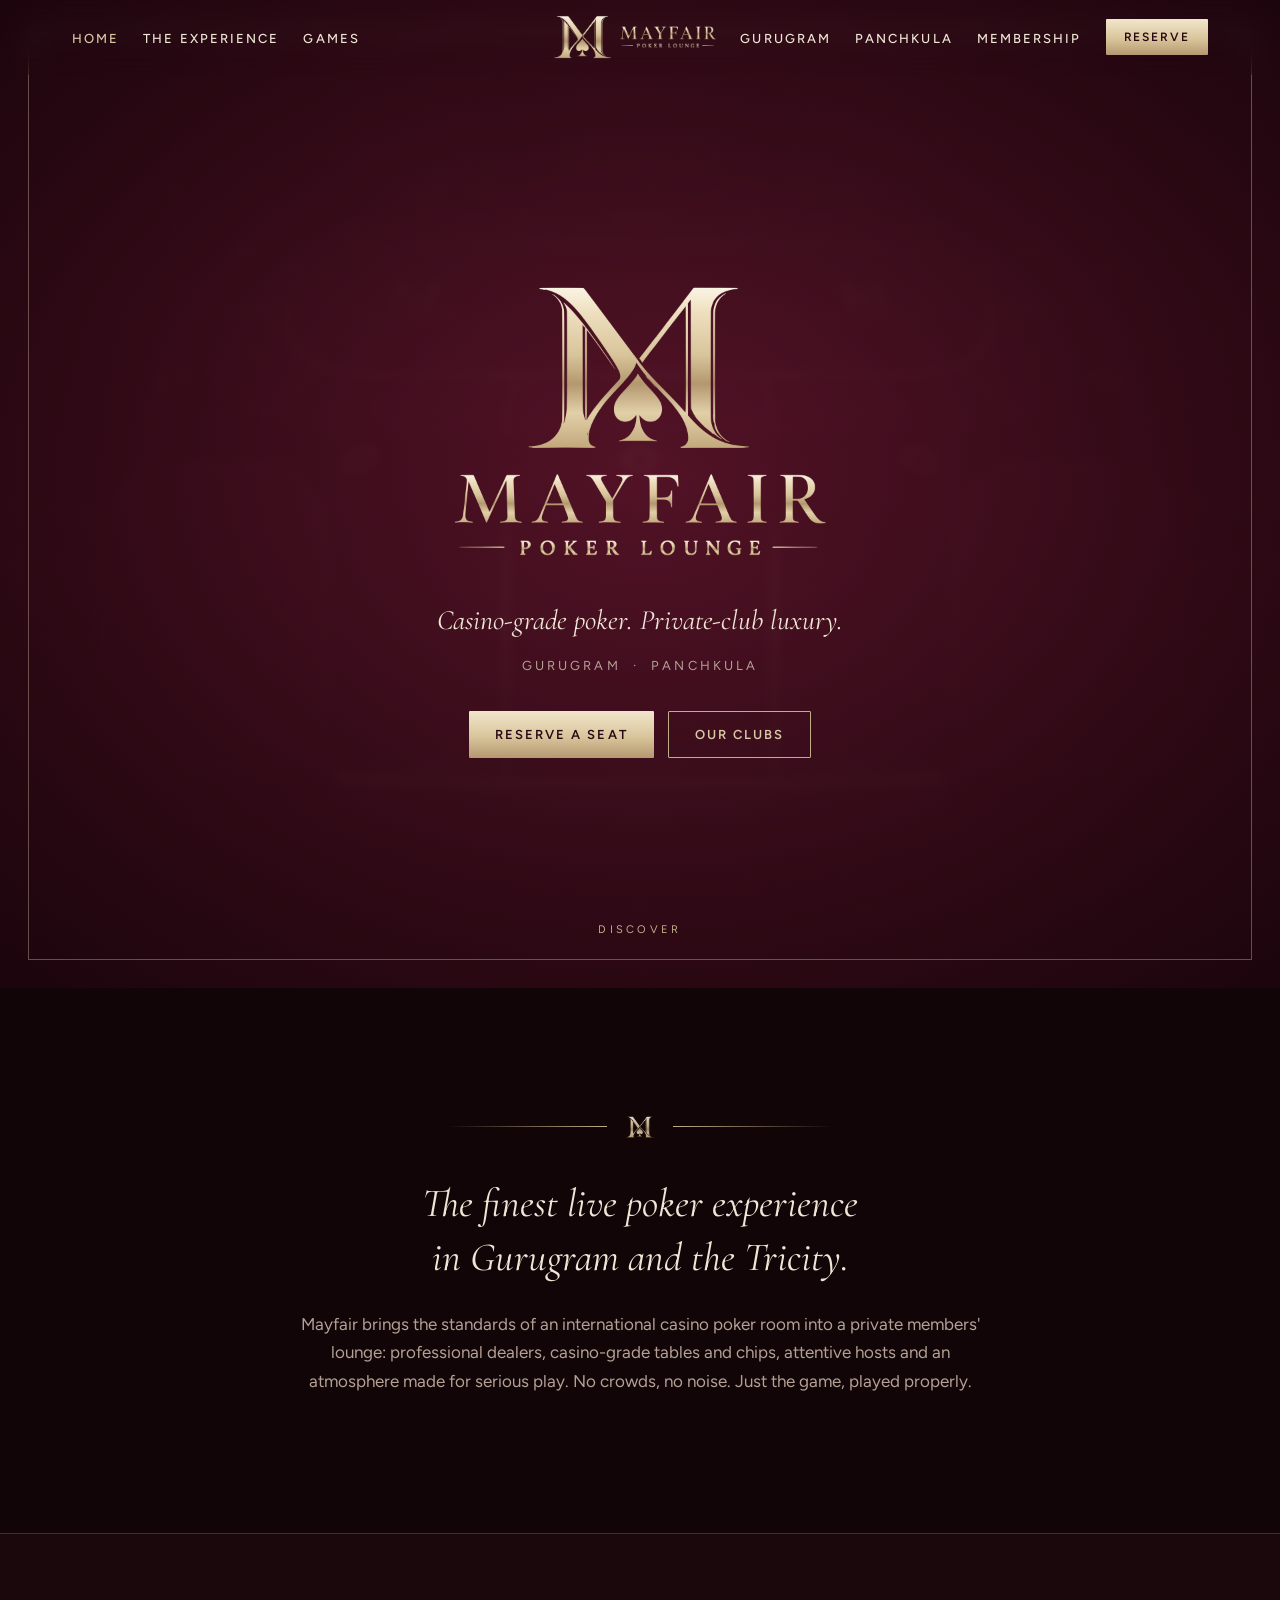
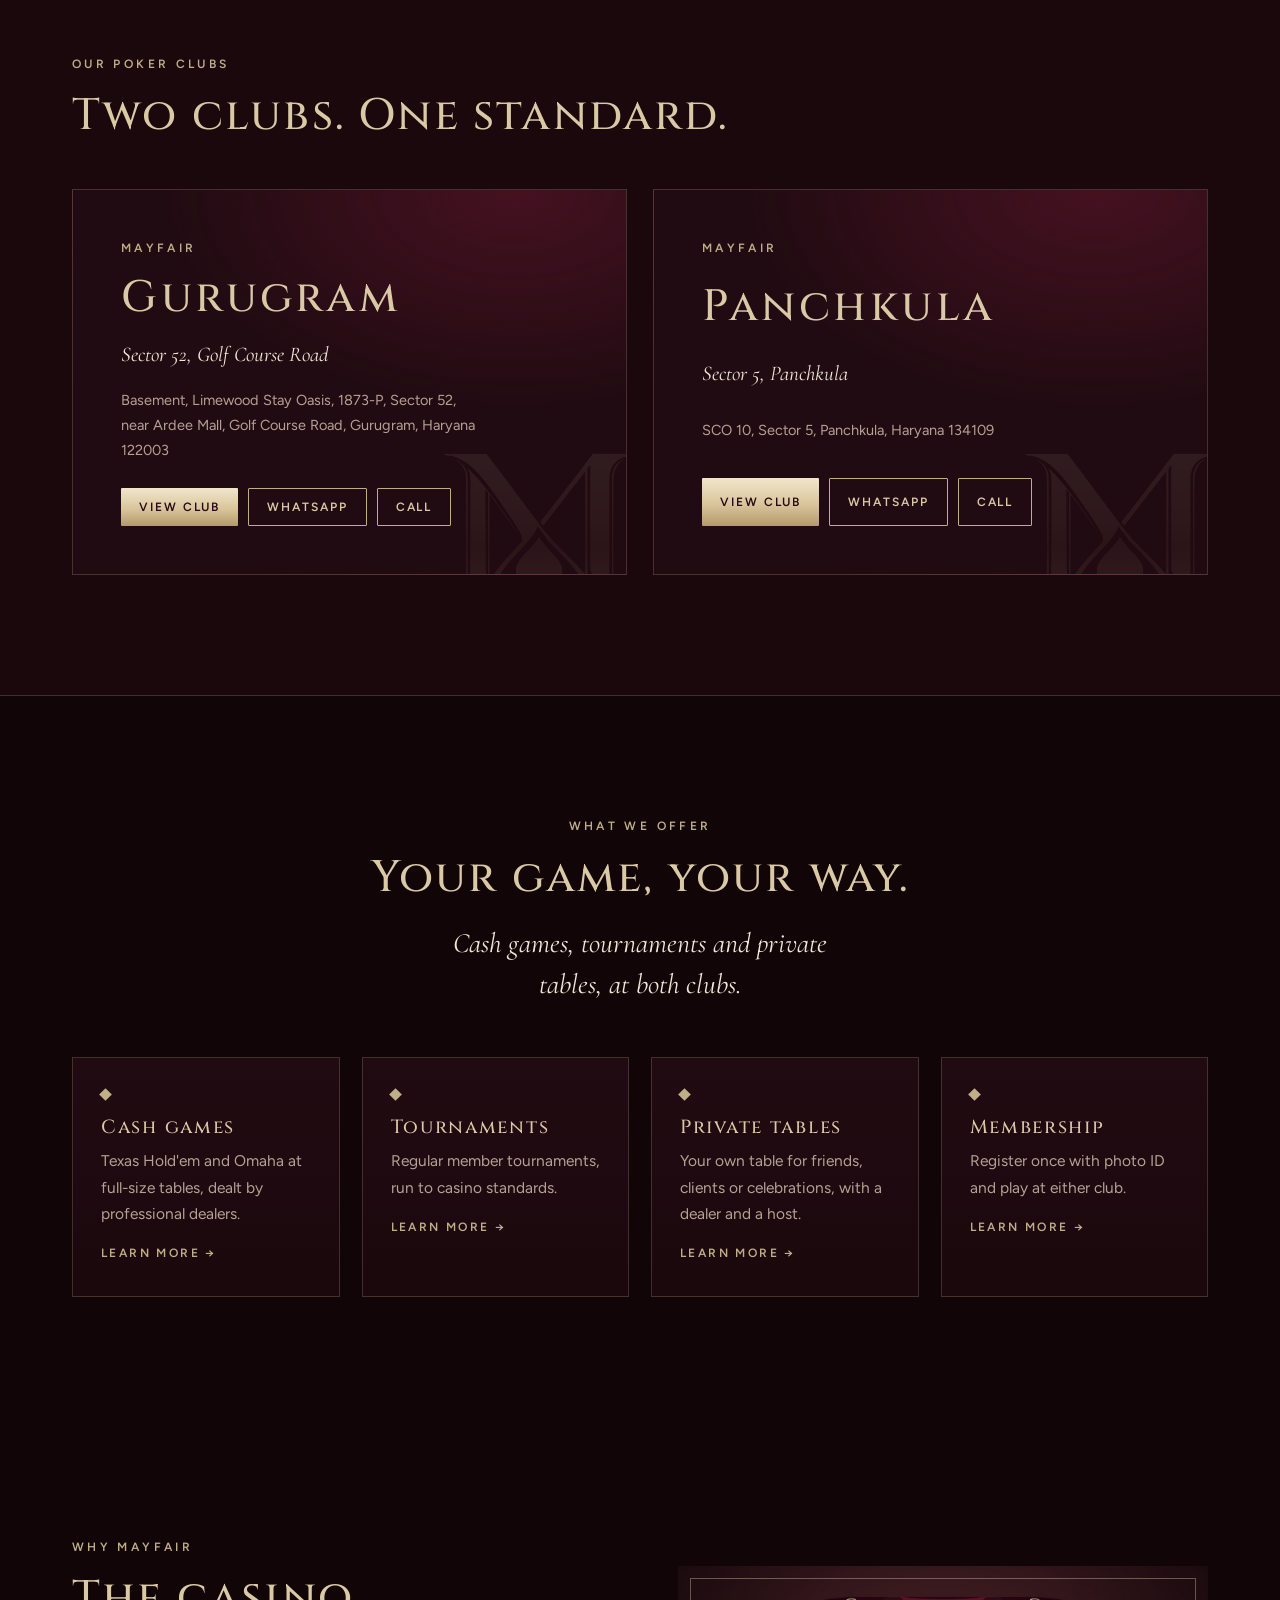
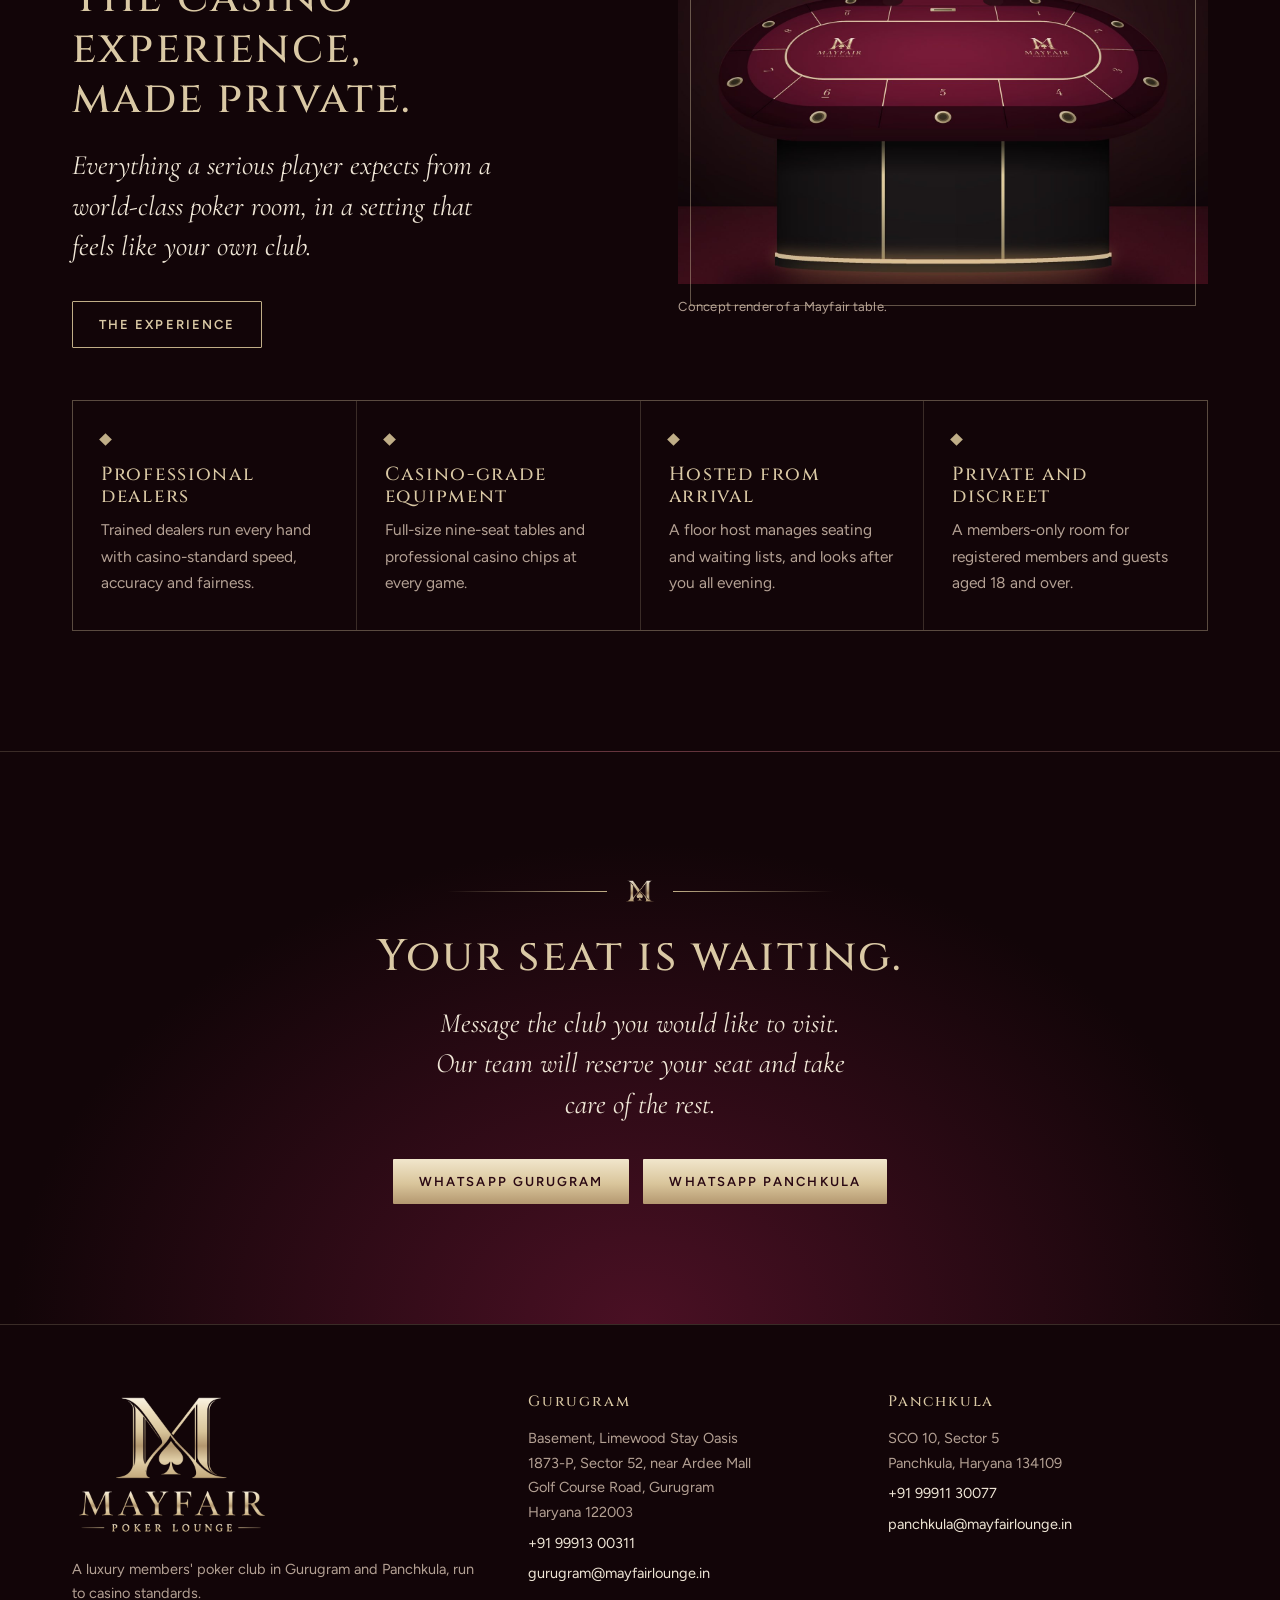
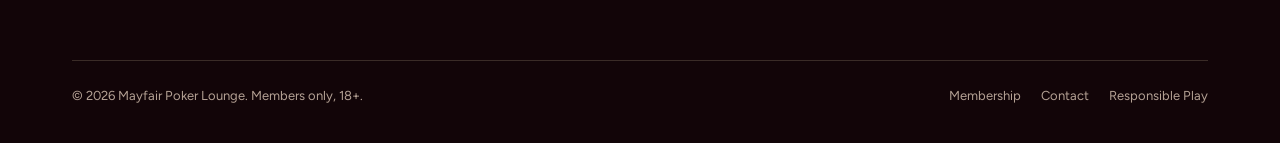
<file: index.html>
<!doctype html>
<html lang="en">
<head>
<meta charset="utf-8">
<meta name="viewport" content="width=device-width, initial-scale=1, viewport-fit=cover">
<title>Mayfair Poker Lounge | Luxury Poker Club in Gurugram & Panchkula</title>
<meta name="description" content="Mayfair Poker Lounge is a luxury private poker club in Gurugram (Sector 52, Golf Course Road) and Panchkula (Sector 5). Casino-grade Texas Hold&#x27;em, Omaha, tournaments and private tables with professional dealers.">
<meta name="theme-color" content="#2A0813">
<meta property="og:title" content="Mayfair Poker Lounge | Luxury Poker Club in Gurugram &amp; Panchkula">
<meta property="og:description" content="Mayfair Poker Lounge is a luxury private poker club in Gurugram (Sector 52, Golf Course Road) and Panchkula (Sector 5). Casino-grade Texas Hold&#x27;em, Omaha, tournaments and private tables with professional dealers.">
<meta property="og:image" content="https://www.mayfairlounge.in/assets/share-image.jpg">
<meta property="og:url" content="https://www.mayfairlounge.in/">
<link rel="canonical" href="https://www.mayfairlounge.in/">
<link rel="icon" href="favicon.ico" sizes="48x48">
<link rel="icon" type="image/png" sizes="192x192" href="assets/favicon-192.png">
<link rel="icon" type="image/png" sizes="96x96" href="assets/favicon-96.png">
<link rel="icon" type="image/png" sizes="48x48" href="assets/favicon-48.png">
<link rel="apple-touch-icon" href="assets/apple-touch-icon.png">
<link rel="preconnect" href="https://fonts.googleapis.com"><link rel="preconnect" href="https://fonts.gstatic.com" crossorigin><link rel="stylesheet" href="https://fonts.googleapis.com/css2?family=Cinzel:wght@500;600&family=Cormorant+Garamond:ital,wght@1,500&family=Figtree:wght@400;500;600&display=swap">
<link rel="stylesheet" href="assets/site.css">
<script type="application/ld+json">{"@context": "https://schema.org", "@graph": [{"@type": "Organization", "@id": "https://www.mayfairlounge.in/#org", "name": "Mayfair Poker Lounge", "alternateName": "Mayfair Lounge", "url": "https://www.mayfairlounge.in/", "logo": "https://www.mayfairlounge.in/assets/icon-512.png", "image": "https://www.mayfairlounge.in/assets/share-image.jpg", "subOrganization": [{"@id": "https://www.mayfairlounge.in/gurugram.html#club"}, {"@id": "https://www.mayfairlounge.in/panchkula.html#club"}]}, {"@type": "WebSite", "@id": "https://www.mayfairlounge.in/#website", "url": "https://www.mayfairlounge.in/", "name": "Mayfair Poker Lounge", "publisher": {"@id": "https://www.mayfairlounge.in/#org"}}, {"@type": "EntertainmentBusiness", "@id": "https://www.mayfairlounge.in/gurugram.html#club", "name": "Mayfair Poker Lounge - Poker Club Gurugram", "alternateName": "Mayfair Poker Lounge Gurugram", "description": "Mayfair Poker Lounge Gurugram brings a casino-grade poker room to Sector 52, on the lower level of Limewood Stay Oasis, minutes from Golf Course Road and Ardee Mall. Professional dealers, full-size tables, attentive hosts and a private, comfortable room make it the place for serious poker in Gurugram.", "url": "https://www.mayfairlounge.in/gurugram.html", "telephone": "+919991300311", "email": "gurugram@mayfairlounge.in", "image": "https://www.mayfairlounge.in/assets/share-image.jpg", "logo": "https://www.mayfairlounge.in/assets/icon-512.png", "hasMap": "https://maps.google.com/?cid=6784852030131466743", "address": {"@type": "PostalAddress", "streetAddress": "Basement, Limewood Stay Oasis, 1873-P, Sector 52", "addressLocality": "Gurugram", "addressRegion": "Haryana", "postalCode": "122003", "addressCountry": "IN"}, "parentOrganization": {"@id": "https://www.mayfairlounge.in/#org"}, "publicAccess": false, "openingHoursSpecification": [{"@type": "OpeningHoursSpecification", "dayOfWeek": ["Monday", "Tuesday", "Wednesday", "Thursday", "Friday", "Saturday", "Sunday"], "opens": "00:00", "closes": "23:59"}], "areaServed": [{"@type": "City", "name": "Gurugram"}, {"@type": "City", "name": "Delhi NCR"}], "slogan": "Casino-grade poker. Private-club luxury.", "keywords": "poker club Gurugram, luxury poker lounge, poker room Gurugram, live poker, Texas Hold'em, Omaha, poker tournaments, private poker tables, Gurugram, Golf Course Road, DLF and South City"}, {"@type": "EntertainmentBusiness", "@id": "https://www.mayfairlounge.in/panchkula.html#club", "name": "Mayfair Poker Lounge - Poker Club Panchkula", "alternateName": "Mayfair Poker Lounge Panchkula", "description": "Mayfair Poker Lounge Panchkula brings a casino-grade poker room to SCO 10, Sector 5, for players from across Panchkula, Chandigarh and Mohali. Professional dealers, full-size tables, attentive hosts and a private, comfortable room make it the Tricity's home for serious poker.", "url": "https://www.mayfairlounge.in/panchkula.html", "telephone": "+919991130077", "email": "panchkula@mayfairlounge.in", "image": "https://www.mayfairlounge.in/assets/share-image.jpg", "logo": "https://www.mayfairlounge.in/assets/icon-512.png", "hasMap": "https://maps.google.com/?cid=744997901348080840", "address": {"@type": "PostalAddress", "streetAddress": "SCO 10, Sector 5", "addressLocality": "Panchkula", "addressRegion": "Haryana", "postalCode": "134109", "addressCountry": "IN"}, "parentOrganization": {"@id": "https://www.mayfairlounge.in/#org"}, "publicAccess": false, "openingHoursSpecification": [{"@type": "OpeningHoursSpecification", "dayOfWeek": ["Monday", "Tuesday", "Wednesday", "Thursday", "Friday", "Saturday", "Sunday"], "opens": "00:00", "closes": "23:59"}], "areaServed": [{"@type": "City", "name": "Panchkula"}, {"@type": "City", "name": "Chandigarh"}, {"@type": "City", "name": "Mohali"}, {"@type": "City", "name": "Zirakpur"}], "slogan": "Casino-grade poker. Private-club luxury.", "keywords": "poker club Panchkula, luxury poker lounge, poker room Panchkula, live poker, Texas Hold'em, Omaha, poker tournaments, private poker tables, Panchkula, Chandigarh and Mohali"}]}</script>
</head>
<body class="home">
<a class="skip-link" href="#main">Skip to content</a>
<header class="site-head">
  <div class="wrap head-row">
    <ul class="nav-l"><li><a href="index.html" aria-current="page">Home</a></li><li><a href="experience.html">The Experience</a></li><li><a href="games.html">Games</a></li></ul>
    <a class="logo-link" href="index.html" aria-label="Mayfair Poker Lounge home"><img src="assets/logo-horizontal.png" alt="Mayfair Poker Lounge"></a>
    <ul class="nav-r"><li><a href="gurugram.html">Gurugram</a></li><li><a href="panchkula.html">Panchkula</a></li><li><a href="membership.html">Membership</a></li><li><a class="btn btn-gold btn-sm" href="contact.html">Reserve</a></li></ul>
    <button class="menu-btn" id="menu-btn" aria-expanded="false" aria-controls="mobile-nav">Menu</button>
  </div>
  <nav class="mobile-nav" id="mobile-nav" aria-label="Mobile"><ul><li><a href="index.html" aria-current="page">Home</a></li><li><a href="experience.html">The Experience</a></li><li><a href="games.html">Games</a></li><li><a href="gurugram.html">Gurugram</a></li><li><a href="panchkula.html">Panchkula</a></li><li><a href="membership.html">Membership</a></li><li><a href="contact.html">Contact & Reserve</a></li></ul></nav>
</header>
<main id="main">
<section class="hero">
  <div class="hero-bg anim" style="background-image:url(assets/hero.jpg)"></div>
  <div class="hero-inner">
    <h1 class="hero-h1"><img class="hero-logo fade-up" src="assets/logo-stacked.png" alt="Mayfair Poker Lounge, luxury poker club in Gurugram and Panchkula"></h1>
    <p class="lede fade-up d2">Casino-grade poker. Private-club luxury.</p>
    <p class="sub fade-up d3">Gurugram &nbsp;&middot;&nbsp; Panchkula</p>
    <div class="ctas fade-up d4" style="justify-content:center"><a class="btn btn-gold" href="contact.html">Reserve a seat</a><a class="btn btn-line" href="#clubs">Our clubs</a></div>
  </div>
  <a class="scroll-cue" href="#intro">Discover</a>
</section>
<section id="intro"><div class="wrap center">
  <div class="orn" aria-hidden="true"><span></span><img src="assets/monogram.png" alt=""><span></span></div>
  <p class="statement" style="margin-top:30px">The finest live poker experience in Gurugram and the Tricity.</p>
  <p class="muted" style="margin-top:26px">Mayfair brings the standards of an international casino poker room into a private members' lounge: professional dealers, casino-grade tables and chips, attentive hosts and an atmosphere made for serious play. No crowds, no noise. Just the game, played properly.</p>
</div></section>
<section id="clubs" class="band"><div class="wrap">
  <p class="eyebrow">Our Poker Clubs</p><h2>Two clubs. One standard.</h2>
  <div class="club-grid"><article class="club-card"><img class="mark" src="assets/monogram.png" alt=""><span class="eyebrow" style="margin:0">Mayfair</span><h3 class="city"><a href="gurugram.html">Gurugram</a></h3><span class="where">Sector 52, Golf Course Road</span><span class="addr">Basement, Limewood Stay Oasis, 1873-P, Sector 52, near Ardee Mall, Golf Course Road, Gurugram, Haryana 122003</span><div class="card-actions"><a class="btn btn-gold btn-sm" href="gurugram.html">View club</a><a class="btn btn-line btn-sm" href="https://wa.me/919991300311?text=Hello%20Mayfair%20Gurugram%2C%20I%20would%20like%20to%20reserve%20a%20seat." target="_blank" rel="noopener">WhatsApp</a><a class="btn btn-line btn-sm" href="tel:+919991300311">Call</a></div></article><article class="club-card"><img class="mark" src="assets/monogram.png" alt=""><span class="eyebrow" style="margin:0">Mayfair</span><h3 class="city"><a href="panchkula.html">Panchkula</a></h3><span class="where">Sector 5, Panchkula</span><span class="addr">SCO 10, Sector 5, Panchkula, Haryana 134109</span><div class="card-actions"><a class="btn btn-gold btn-sm" href="panchkula.html">View club</a><a class="btn btn-line btn-sm" href="https://wa.me/919991130077?text=Hello%20Mayfair%20Panchkula%2C%20I%20would%20like%20to%20reserve%20a%20seat." target="_blank" rel="noopener">WhatsApp</a><a class="btn btn-line btn-sm" href="tel:+919991130077">Call</a></div></article></div>
</div></section>
<section id="offerings"><div class="wrap">
  <div class="center"><p class="eyebrow">What We Offer</p><h2>Your game, your way.</h2><p class="lede">Cash games, tournaments and private tables, at both clubs.</p></div>
  <div class="offers"><a class="offer" href="games.html"><span class="dia"></span><h3>Cash games</h3><p>Texas Hold'em and Omaha at full-size tables, dealt by professional dealers.</p><span class="more">Learn more &rarr;</span></a><a class="offer" href="games.html"><span class="dia"></span><h3>Tournaments</h3><p>Regular member tournaments, run to casino standards.</p><span class="more">Learn more &rarr;</span></a><a class="offer" href="games.html"><span class="dia"></span><h3>Private tables</h3><p>Your own table for friends, clients or celebrations, with a dealer and a host.</p><span class="more">Learn more &rarr;</span></a><a class="offer" href="membership.html"><span class="dia"></span><h3>Membership</h3><p>Register once with photo ID and play at either club.</p><span class="more">Learn more &rarr;</span></a></div>
</div></section>
<section><div class="wrap">
  <div class="split">
    <div><p class="eyebrow">Why Mayfair</p><h2>The casino experience, made private.</h2>
      <p class="lede">Everything a serious player expects from a world-class poker room, in a setting that feels like your own club.</p>
      <div class="ctas"><a class="btn btn-line" href="experience.html">The Experience</a></div></div>
    <figure class="frame"><img src="assets/table.jpg" alt="Luxury poker table at Mayfair Poker Lounge (concept render)" width="1500" height="900" loading="lazy"><figcaption class="caption">Concept render of a Mayfair table.</figcaption></figure>
  </div>
  <div class="pillars">
    <div class="pillar"><div class="dia"></div><h3>Professional dealers</h3><p>Trained dealers run every hand with casino-standard speed, accuracy and fairness.</p></div>
    <div class="pillar"><div class="dia"></div><h3>Casino-grade equipment</h3><p>Full-size nine-seat tables and professional casino chips at every game.</p></div>
    <div class="pillar"><div class="dia"></div><h3>Hosted from arrival</h3><p>A floor host manages seating and waiting lists, and looks after you all evening.</p></div>
    <div class="pillar"><div class="dia"></div><h3>Private and discreet</h3><p>A members-only room for registered members and guests aged 18 and over.</p></div>
  </div>
</div></section>
<section class="cta-band"><div class="wrap center"><div class="orn" aria-hidden="true"><span></span><img src="assets/monogram.png" alt=""><span></span></div><h2 style="margin-top:22px">Your seat is waiting.</h2><p class="lede">Message the club you would like to visit. Our team will reserve your seat and take care of the rest.</p>
<div class="ctas"><a class="btn btn-gold" href="https://wa.me/919991300311?text=Hello%20Mayfair%20Gurugram%2C%20I%20would%20like%20to%20reserve%20a%20seat." target="_blank" rel="noopener">WhatsApp Gurugram</a><a class="btn btn-gold" href="https://wa.me/919991130077?text=Hello%20Mayfair%20Panchkula%2C%20I%20would%20like%20to%20reserve%20a%20seat." target="_blank" rel="noopener">WhatsApp Panchkula</a></div></div></section></main>
<footer class="site-foot">
  <div class="wrap">
    <div class="foot-grid">
      <div><img src="assets/logo-stacked.png" alt="Mayfair Poker Lounge"><p style="margin-top:18px">A luxury members' poker club in Gurugram and Panchkula, run to casino standards.</p></div>
      <div><h4>Gurugram</h4><p>Basement, Limewood Stay Oasis<br>1873-P, Sector 52, near Ardee Mall<br>Golf Course Road, Gurugram<br>Haryana 122003</p><p><a href="tel:+919991300311">+91 99913 00311</a></p><p><a href="mailto:gurugram@mayfairlounge.in">gurugram@mayfairlounge.in</a></p></div>
      <div><h4>Panchkula</h4><p>SCO 10, Sector 5<br>Panchkula, Haryana 134109</p><p><a href="tel:+919991130077">+91 99911 30077</a></p><p><a href="mailto:panchkula@mayfairlounge.in">panchkula@mayfairlounge.in</a></p></div>
    </div>
    <div class="foot-base">
      <span>&copy; <span id="year">2026</span> Mayfair Poker Lounge. Members only, 18+.</span>
      <nav aria-label="Footer"><a href="membership.html">Membership</a><a href="contact.html">Contact</a><a href="responsible-play.html">Responsible Play</a></nav>
    </div>
  </div>
</footer>
<script src="assets/site.js" defer></script>
</body>
</html>
</file>
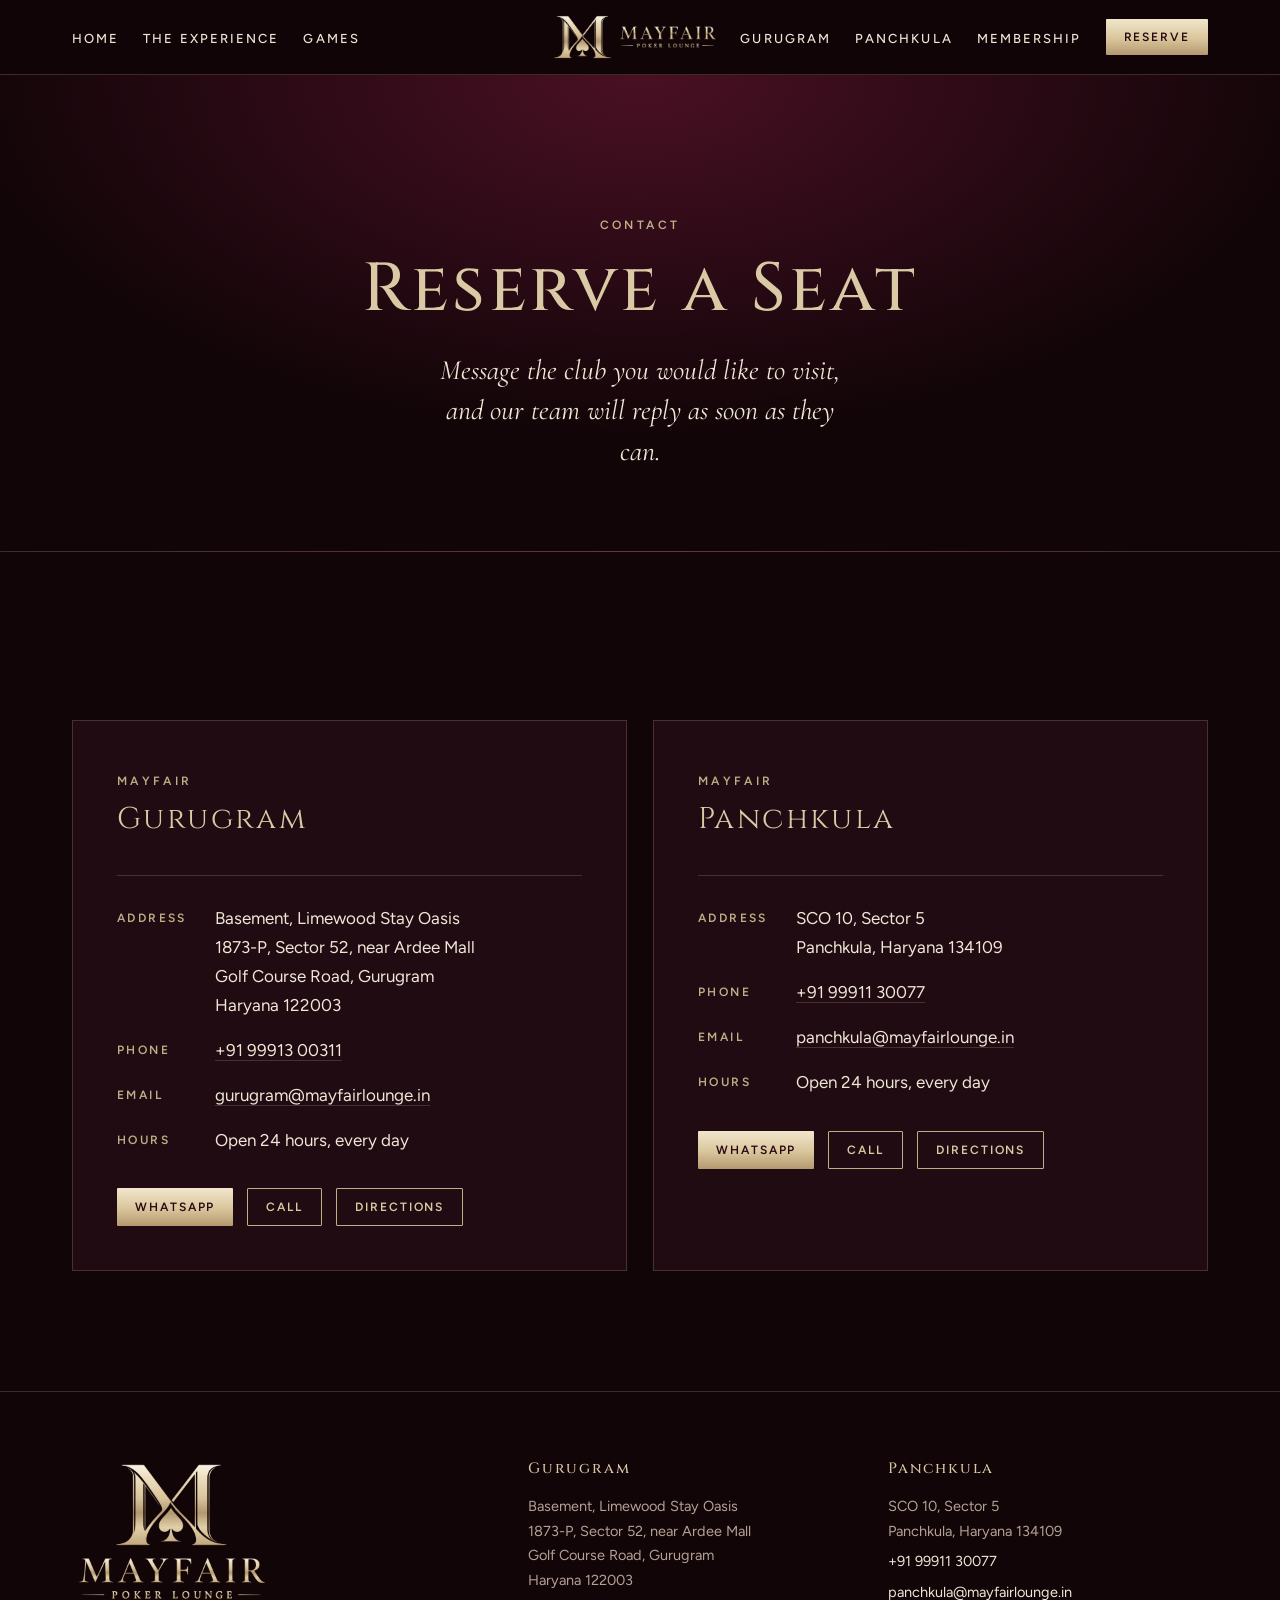
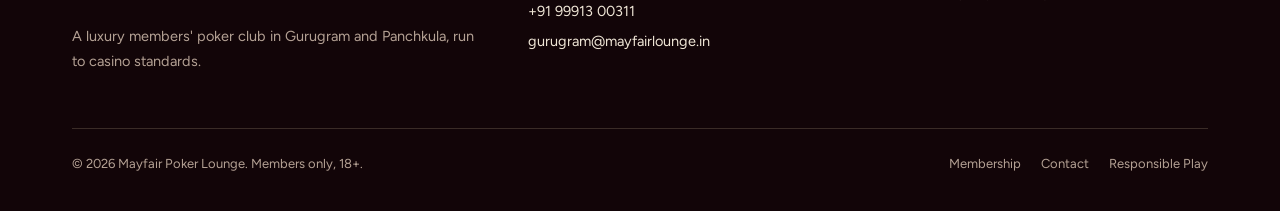
<file: contact.html>
<!doctype html>
<html lang="en">
<head>
<meta charset="utf-8">
<meta name="viewport" content="width=device-width, initial-scale=1, viewport-fit=cover">
<title>Contact & Reserve a Poker Seat | Mayfair Poker Lounge</title>
<meta name="description" content="Reserve a seat at Mayfair Poker Lounge. Gurugram (Sector 52, Golf Course Road): +91 99913 00311. Panchkula (Sector 5): +91 99911 30077. Call or WhatsApp.">
<meta name="theme-color" content="#2A0813">
<meta property="og:title" content="Contact &amp; Reserve a Poker Seat | Mayfair Poker Lounge">
<meta property="og:description" content="Reserve a seat at Mayfair Poker Lounge. Gurugram (Sector 52, Golf Course Road): +91 99913 00311. Panchkula (Sector 5): +91 99911 30077. Call or WhatsApp.">
<meta property="og:image" content="https://www.mayfairlounge.in/assets/share-image.jpg">
<meta property="og:url" content="https://www.mayfairlounge.in/contact.html">
<link rel="canonical" href="https://www.mayfairlounge.in/contact.html">
<link rel="icon" href="favicon.ico" sizes="48x48">
<link rel="icon" type="image/png" sizes="192x192" href="assets/favicon-192.png">
<link rel="icon" type="image/png" sizes="96x96" href="assets/favicon-96.png">
<link rel="icon" type="image/png" sizes="48x48" href="assets/favicon-48.png">
<link rel="apple-touch-icon" href="assets/apple-touch-icon.png">
<link rel="preconnect" href="https://fonts.googleapis.com"><link rel="preconnect" href="https://fonts.gstatic.com" crossorigin><link rel="stylesheet" href="https://fonts.googleapis.com/css2?family=Cinzel:wght@500;600&family=Cormorant+Garamond:ital,wght@1,500&family=Figtree:wght@400;500;600&display=swap">
<link rel="stylesheet" href="assets/site.css">

</head>
<body>
<a class="skip-link" href="#main">Skip to content</a>
<header class="site-head">
  <div class="wrap head-row">
    <ul class="nav-l"><li><a href="index.html">Home</a></li><li><a href="experience.html">The Experience</a></li><li><a href="games.html">Games</a></li></ul>
    <a class="logo-link" href="index.html" aria-label="Mayfair Poker Lounge home"><img src="assets/logo-horizontal.png" alt="Mayfair Poker Lounge"></a>
    <ul class="nav-r"><li><a href="gurugram.html">Gurugram</a></li><li><a href="panchkula.html">Panchkula</a></li><li><a href="membership.html">Membership</a></li><li><a class="btn btn-gold btn-sm" href="contact.html">Reserve</a></li></ul>
    <button class="menu-btn" id="menu-btn" aria-expanded="false" aria-controls="mobile-nav">Menu</button>
  </div>
  <nav class="mobile-nav" id="mobile-nav" aria-label="Mobile"><ul><li><a href="index.html">Home</a></li><li><a href="experience.html">The Experience</a></li><li><a href="games.html">Games</a></li><li><a href="gurugram.html">Gurugram</a></li><li><a href="panchkula.html">Panchkula</a></li><li><a href="membership.html">Membership</a></li><li><a href="contact.html" aria-current="page">Contact & Reserve</a></li></ul></nav>
</header>
<main id="main">
<section class="page-hero"><div class="wrap"><p class="eyebrow">Contact</p><h1>Reserve a Seat</h1><p class="lede">Message the club you would like to visit, and our team will reply as soon as they can.</p></div></section>
<section><div class="wrap">
  <div class="contact-grid"><div class="contact-card"><span class="eyebrow">Mayfair</span><div class="city">Gurugram</div>
<dl class="details"><dt>Address</dt><dd>Basement, Limewood Stay Oasis<br>1873-P, Sector 52, near Ardee Mall<br>Golf Course Road, Gurugram<br>Haryana 122003</dd><dt>Phone</dt><dd><a href="tel:+919991300311">+91 99913 00311</a></dd><dt>Email</dt><dd><a href="mailto:gurugram@mayfairlounge.in">gurugram@mayfairlounge.in</a></dd><dt>Hours</dt><dd>Open 24 hours, every day</dd></dl>
<div class="ctas"><a class="btn btn-gold btn-sm" href="https://wa.me/919991300311?text=Hello%20Mayfair%20Gurugram%2C%20I%20would%20like%20to%20reserve%20a%20seat." target="_blank" rel="noopener">WhatsApp</a><a class="btn btn-line btn-sm" href="tel:+919991300311">Call</a><a class="btn btn-line btn-sm" href="https://maps.google.com/?cid=6784852030131466743" target="_blank" rel="noopener">Directions</a></div></div><div class="contact-card"><span class="eyebrow">Mayfair</span><div class="city">Panchkula</div>
<dl class="details"><dt>Address</dt><dd>SCO 10, Sector 5<br>Panchkula, Haryana 134109</dd><dt>Phone</dt><dd><a href="tel:+919991130077">+91 99911 30077</a></dd><dt>Email</dt><dd><a href="mailto:panchkula@mayfairlounge.in">panchkula@mayfairlounge.in</a></dd><dt>Hours</dt><dd>Open 24 hours, every day</dd></dl>
<div class="ctas"><a class="btn btn-gold btn-sm" href="https://wa.me/919991130077?text=Hello%20Mayfair%20Panchkula%2C%20I%20would%20like%20to%20reserve%20a%20seat." target="_blank" rel="noopener">WhatsApp</a><a class="btn btn-line btn-sm" href="tel:+919991130077">Call</a><a class="btn btn-line btn-sm" href="https://maps.google.com/?cid=744997901348080840" target="_blank" rel="noopener">Directions</a></div></div></div>
</div></section></main>
<footer class="site-foot">
  <div class="wrap">
    <div class="foot-grid">
      <div><img src="assets/logo-stacked.png" alt="Mayfair Poker Lounge"><p style="margin-top:18px">A luxury members' poker club in Gurugram and Panchkula, run to casino standards.</p></div>
      <div><h4>Gurugram</h4><p>Basement, Limewood Stay Oasis<br>1873-P, Sector 52, near Ardee Mall<br>Golf Course Road, Gurugram<br>Haryana 122003</p><p><a href="tel:+919991300311">+91 99913 00311</a></p><p><a href="mailto:gurugram@mayfairlounge.in">gurugram@mayfairlounge.in</a></p></div>
      <div><h4>Panchkula</h4><p>SCO 10, Sector 5<br>Panchkula, Haryana 134109</p><p><a href="tel:+919991130077">+91 99911 30077</a></p><p><a href="mailto:panchkula@mayfairlounge.in">panchkula@mayfairlounge.in</a></p></div>
    </div>
    <div class="foot-base">
      <span>&copy; <span id="year">2026</span> Mayfair Poker Lounge. Members only, 18+.</span>
      <nav aria-label="Footer"><a href="membership.html">Membership</a><a href="contact.html">Contact</a><a href="responsible-play.html">Responsible Play</a></nav>
    </div>
  </div>
</footer>
<script src="assets/site.js" defer></script>
</body>
</html>
</file>
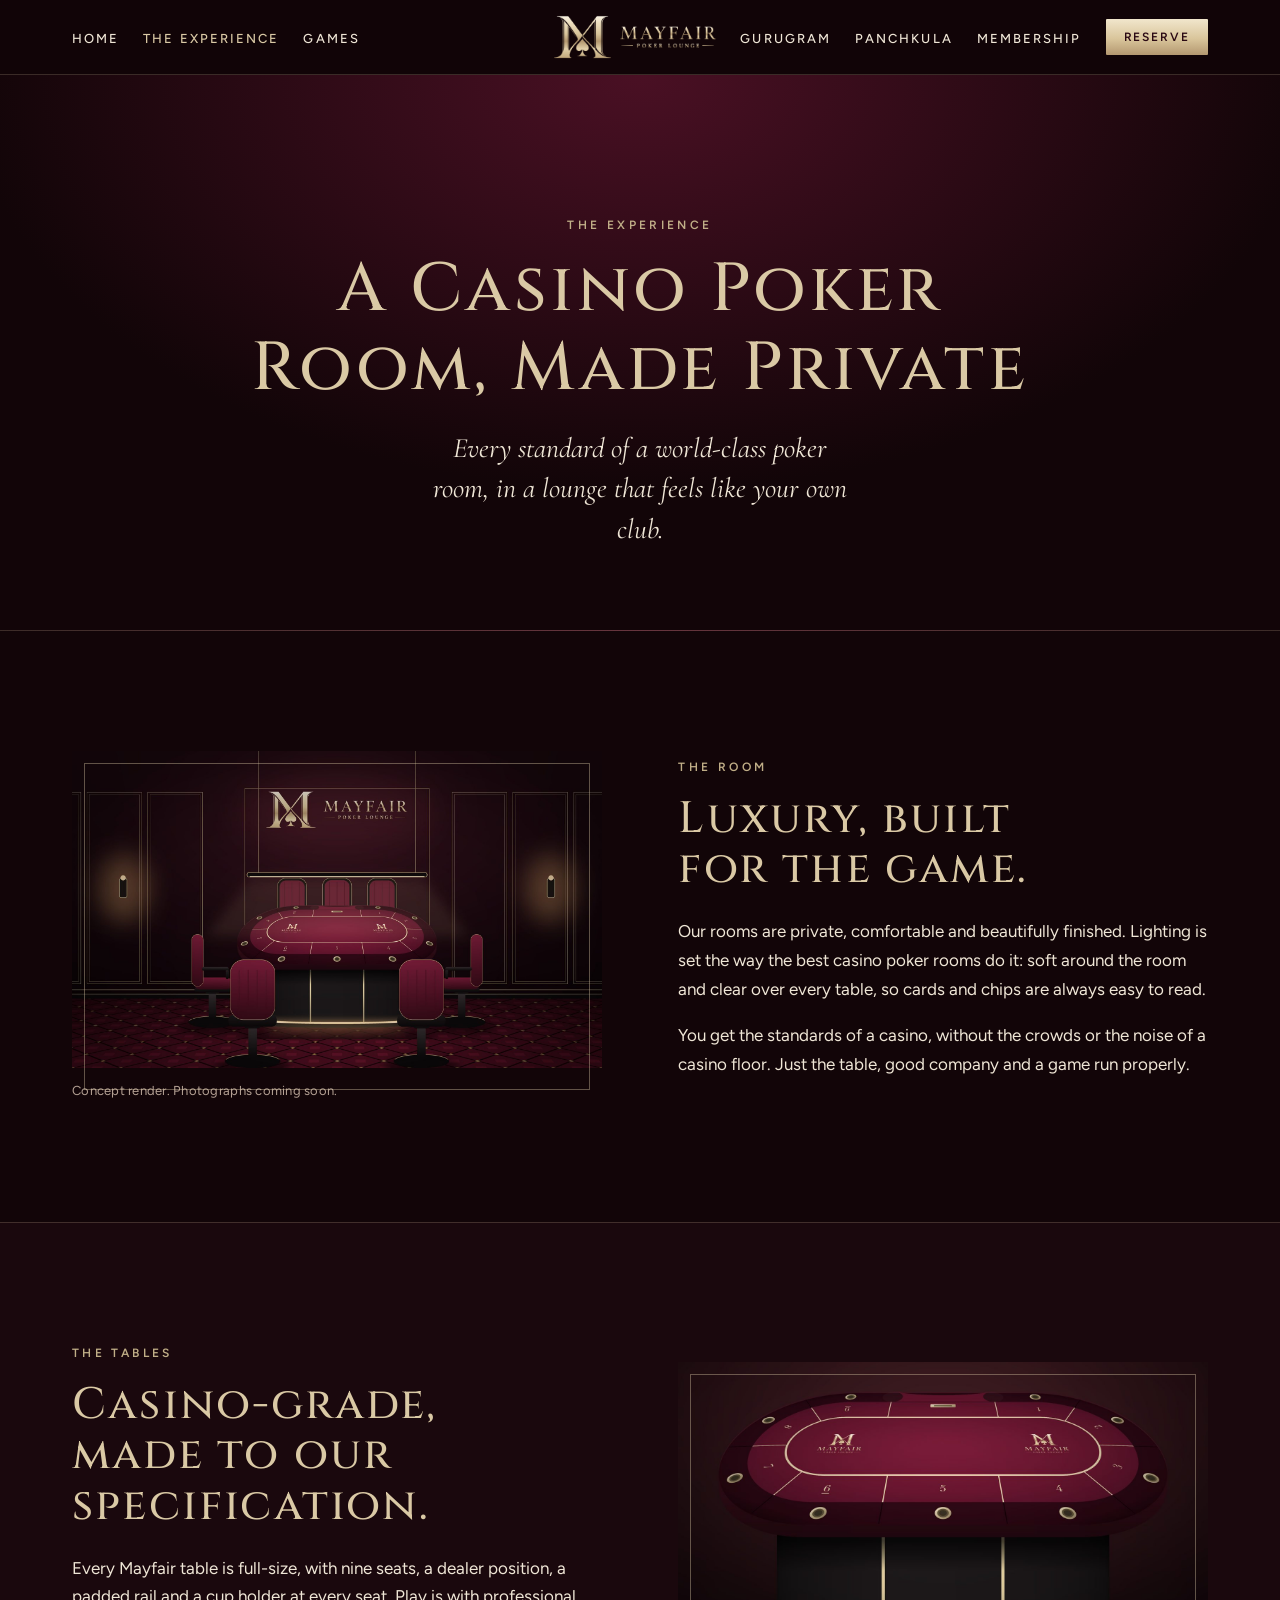
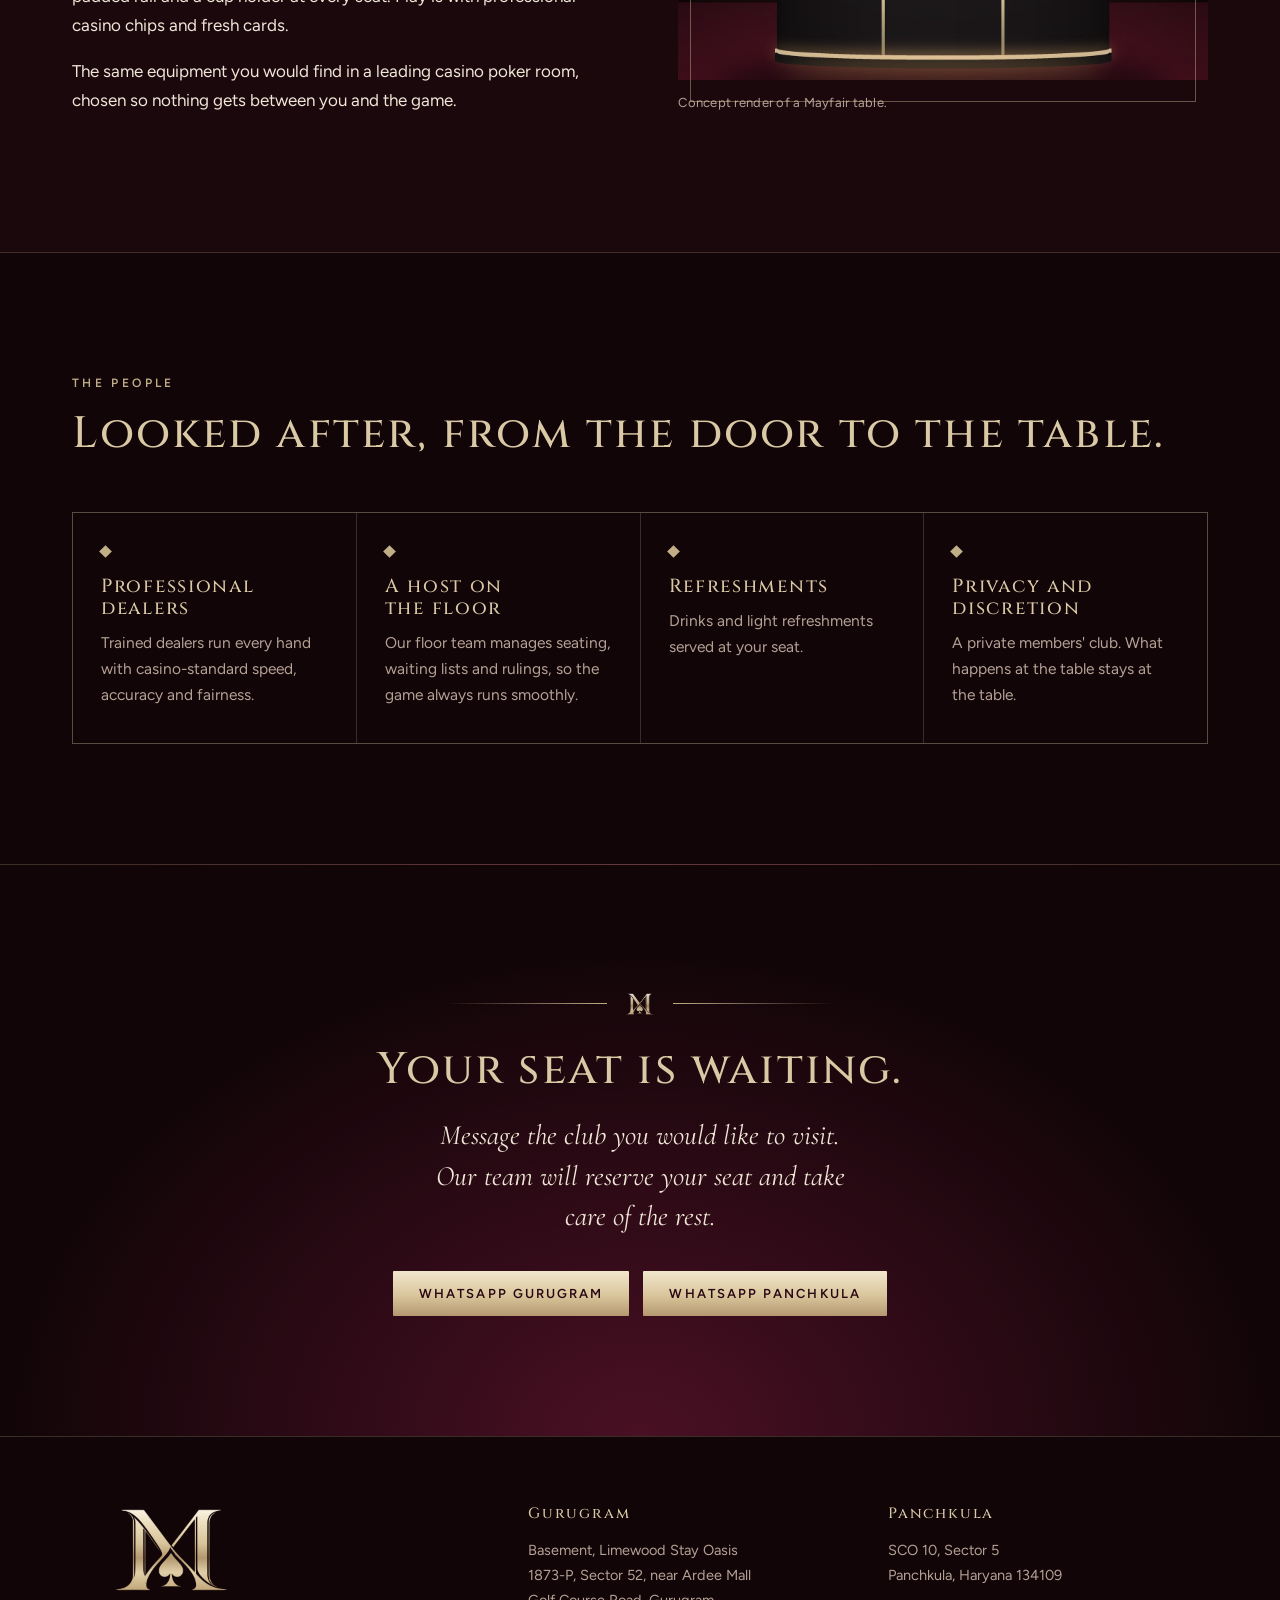
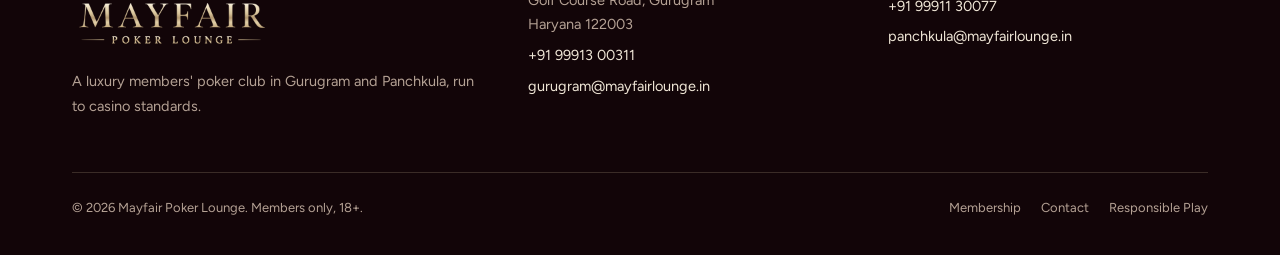
<file: experience.html>
<!doctype html>
<html lang="en">
<head>
<meta charset="utf-8">
<meta name="viewport" content="width=device-width, initial-scale=1, viewport-fit=cover">
<title>The Mayfair Experience | Casino-Grade Poker Room | Mayfair Poker Lounge</title>
<meta name="description" content="Inside Mayfair Poker Lounge: a casino-grade poker room made private. Professional dealers, full-size tables, hosted service and a luxury room in Gurugram and Panchkula.">
<meta name="theme-color" content="#2A0813">
<meta property="og:title" content="The Mayfair Experience | Casino-Grade Poker Room | Mayfair Poker Lounge">
<meta property="og:description" content="Inside Mayfair Poker Lounge: a casino-grade poker room made private. Professional dealers, full-size tables, hosted service and a luxury room in Gurugram and Panchkula.">
<meta property="og:image" content="https://www.mayfairlounge.in/assets/share-image.jpg">
<meta property="og:url" content="https://www.mayfairlounge.in/experience.html">
<link rel="canonical" href="https://www.mayfairlounge.in/experience.html">
<link rel="icon" href="favicon.ico" sizes="48x48">
<link rel="icon" type="image/png" sizes="192x192" href="assets/favicon-192.png">
<link rel="icon" type="image/png" sizes="96x96" href="assets/favicon-96.png">
<link rel="icon" type="image/png" sizes="48x48" href="assets/favicon-48.png">
<link rel="apple-touch-icon" href="assets/apple-touch-icon.png">
<link rel="preconnect" href="https://fonts.googleapis.com"><link rel="preconnect" href="https://fonts.gstatic.com" crossorigin><link rel="stylesheet" href="https://fonts.googleapis.com/css2?family=Cinzel:wght@500;600&family=Cormorant+Garamond:ital,wght@1,500&family=Figtree:wght@400;500;600&display=swap">
<link rel="stylesheet" href="assets/site.css">

</head>
<body>
<a class="skip-link" href="#main">Skip to content</a>
<header class="site-head">
  <div class="wrap head-row">
    <ul class="nav-l"><li><a href="index.html">Home</a></li><li><a href="experience.html" aria-current="page">The Experience</a></li><li><a href="games.html">Games</a></li></ul>
    <a class="logo-link" href="index.html" aria-label="Mayfair Poker Lounge home"><img src="assets/logo-horizontal.png" alt="Mayfair Poker Lounge"></a>
    <ul class="nav-r"><li><a href="gurugram.html">Gurugram</a></li><li><a href="panchkula.html">Panchkula</a></li><li><a href="membership.html">Membership</a></li><li><a class="btn btn-gold btn-sm" href="contact.html">Reserve</a></li></ul>
    <button class="menu-btn" id="menu-btn" aria-expanded="false" aria-controls="mobile-nav">Menu</button>
  </div>
  <nav class="mobile-nav" id="mobile-nav" aria-label="Mobile"><ul><li><a href="index.html">Home</a></li><li><a href="experience.html" aria-current="page">The Experience</a></li><li><a href="games.html">Games</a></li><li><a href="gurugram.html">Gurugram</a></li><li><a href="panchkula.html">Panchkula</a></li><li><a href="membership.html">Membership</a></li><li><a href="contact.html">Contact & Reserve</a></li></ul></nav>
</header>
<main id="main">
<section class="page-hero"><div class="wrap"><p class="eyebrow">The Experience</p><h1>A Casino Poker Room, Made Private</h1><p class="lede">Every standard of a world-class poker room, in a lounge that feels like your own club.</p></div></section>
<section><div class="wrap split">
  <figure class="frame"><img src="assets/lounge.jpg" alt="Luxury poker room at Mayfair Poker Lounge (concept render)" width="1800" height="1080" loading="lazy"><figcaption class="caption">Concept render. Photographs coming soon.</figcaption></figure>
  <div><p class="eyebrow">The Room</p><h2>Luxury, built for the game.</h2>
    <p style="margin-top:22px">Our rooms are private, comfortable and beautifully finished. Lighting is set the way the best casino poker rooms do it: soft around the room and clear over every table, so cards and chips are always easy to read.</p>
    <p>You get the standards of a casino, without the crowds or the noise of a casino floor. Just the table, good company and a game run properly.</p></div>
</div></section>
<section class="band"><div class="wrap split rev">
  <figure class="frame"><img src="assets/table.jpg" alt="Full-size nine-seat poker table at Mayfair Poker Lounge (concept render)" width="1500" height="900" loading="lazy"><figcaption class="caption">Concept render of a Mayfair table.</figcaption></figure>
  <div><p class="eyebrow">The Tables</p><h2>Casino-grade, made to our specification.</h2>
    <p style="margin-top:22px">Every Mayfair table is full-size, with nine seats, a dealer position, a padded rail and a cup holder at every seat. Play is with professional casino chips and fresh cards.</p>
    <p>The same equipment you would find in a leading casino poker room, chosen so nothing gets between you and the game.</p></div>
</div></section>
<section><div class="wrap">
  <p class="eyebrow">The People</p><h2>Looked after, from the door to the table.</h2>
  <div class="pillars">
    <div class="pillar"><div class="dia"></div><h3>Professional dealers</h3><p>Trained dealers run every hand with casino-standard speed, accuracy and fairness.</p></div>
    <div class="pillar"><div class="dia"></div><h3>A host on the floor</h3><p>Our floor team manages seating, waiting lists and rulings, so the game always runs smoothly.</p></div>
    <!-- EDIT: confirm refreshments offered -->
    <div class="pillar"><div class="dia"></div><h3>Refreshments</h3><p>Drinks and light refreshments served at your seat.</p></div>
    <div class="pillar"><div class="dia"></div><h3>Privacy and discretion</h3><p>A private members' club. What happens at the table stays at the table.</p></div>
  </div>
</div></section>
<section class="cta-band"><div class="wrap center"><div class="orn" aria-hidden="true"><span></span><img src="assets/monogram.png" alt=""><span></span></div><h2 style="margin-top:22px">Your seat is waiting.</h2><p class="lede">Message the club you would like to visit. Our team will reserve your seat and take care of the rest.</p>
<div class="ctas"><a class="btn btn-gold" href="https://wa.me/919991300311?text=Hello%20Mayfair%20Gurugram%2C%20I%20would%20like%20to%20reserve%20a%20seat." target="_blank" rel="noopener">WhatsApp Gurugram</a><a class="btn btn-gold" href="https://wa.me/919991130077?text=Hello%20Mayfair%20Panchkula%2C%20I%20would%20like%20to%20reserve%20a%20seat." target="_blank" rel="noopener">WhatsApp Panchkula</a></div></div></section></main>
<footer class="site-foot">
  <div class="wrap">
    <div class="foot-grid">
      <div><img src="assets/logo-stacked.png" alt="Mayfair Poker Lounge"><p style="margin-top:18px">A luxury members' poker club in Gurugram and Panchkula, run to casino standards.</p></div>
      <div><h4>Gurugram</h4><p>Basement, Limewood Stay Oasis<br>1873-P, Sector 52, near Ardee Mall<br>Golf Course Road, Gurugram<br>Haryana 122003</p><p><a href="tel:+919991300311">+91 99913 00311</a></p><p><a href="mailto:gurugram@mayfairlounge.in">gurugram@mayfairlounge.in</a></p></div>
      <div><h4>Panchkula</h4><p>SCO 10, Sector 5<br>Panchkula, Haryana 134109</p><p><a href="tel:+919991130077">+91 99911 30077</a></p><p><a href="mailto:panchkula@mayfairlounge.in">panchkula@mayfairlounge.in</a></p></div>
    </div>
    <div class="foot-base">
      <span>&copy; <span id="year">2026</span> Mayfair Poker Lounge. Members only, 18+.</span>
      <nav aria-label="Footer"><a href="membership.html">Membership</a><a href="contact.html">Contact</a><a href="responsible-play.html">Responsible Play</a></nav>
    </div>
  </div>
</footer>
<script src="assets/site.js" defer></script>
</body>
</html>
</file>
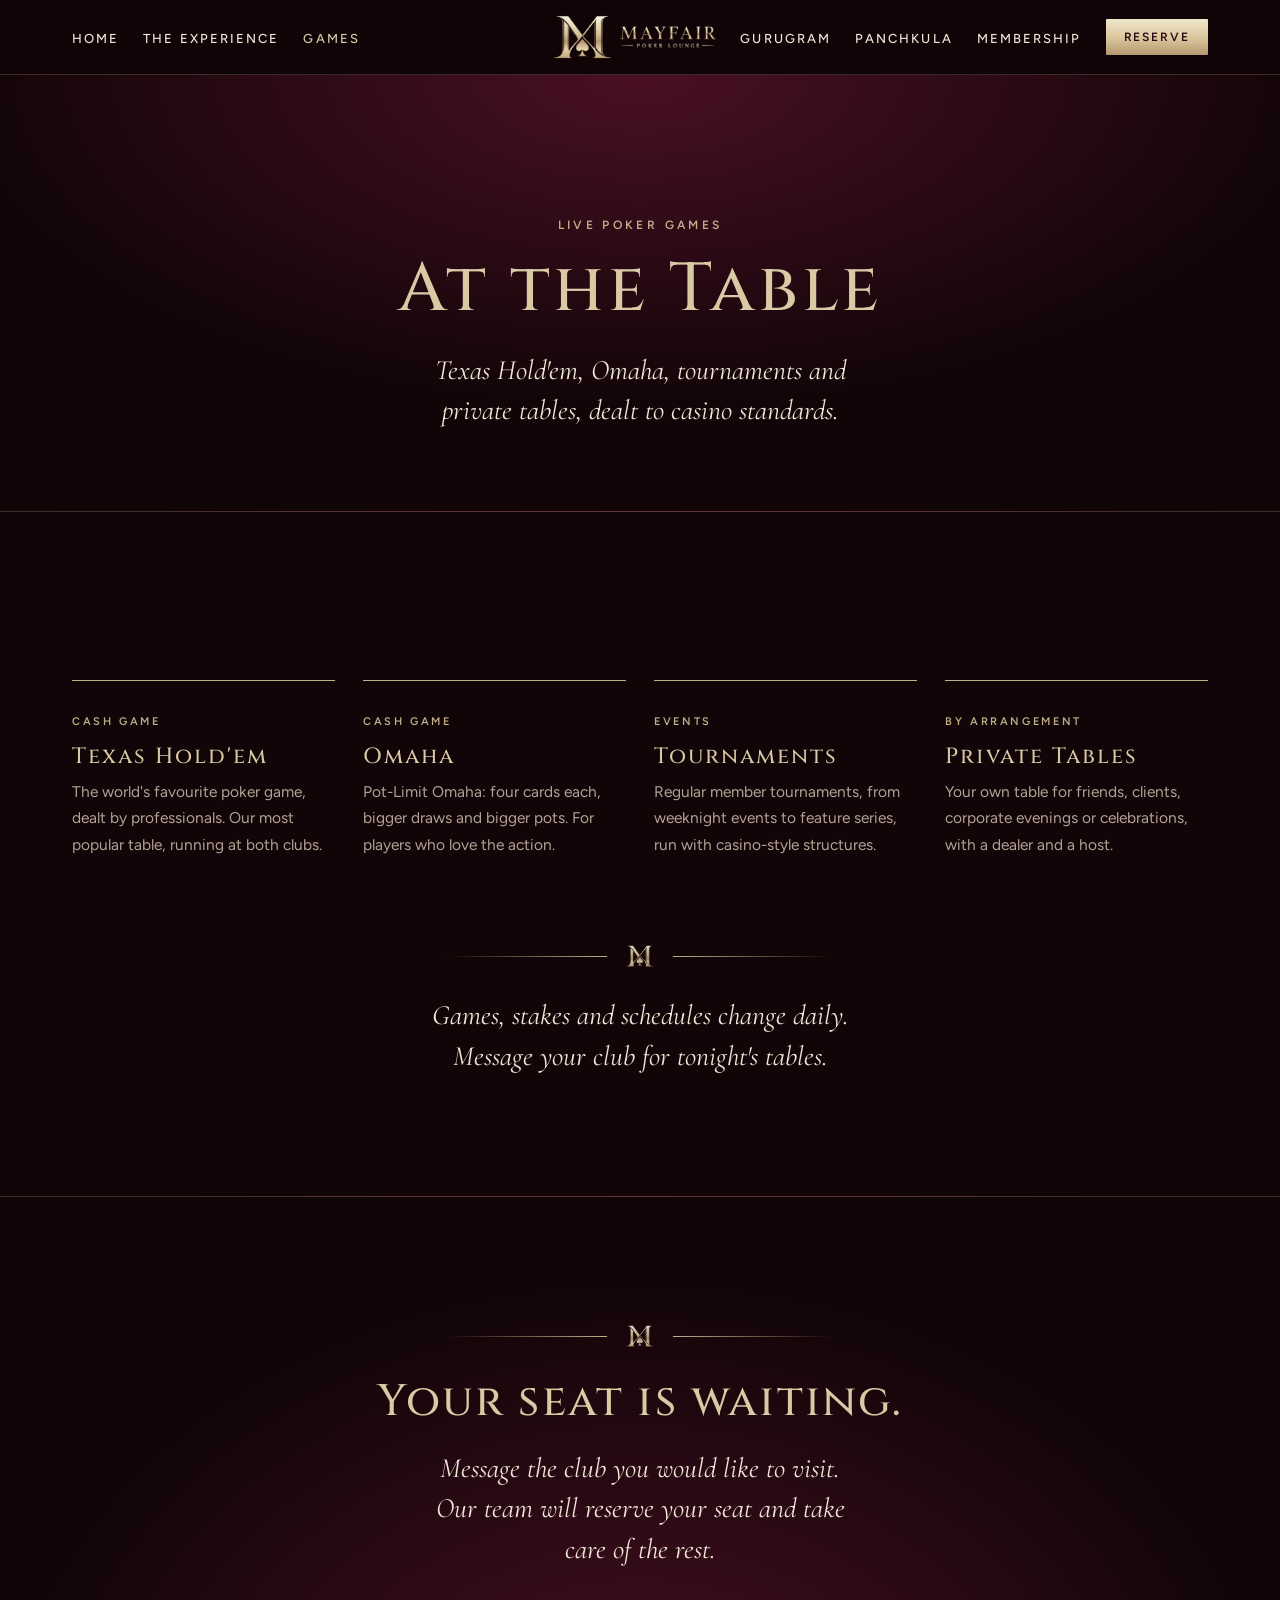
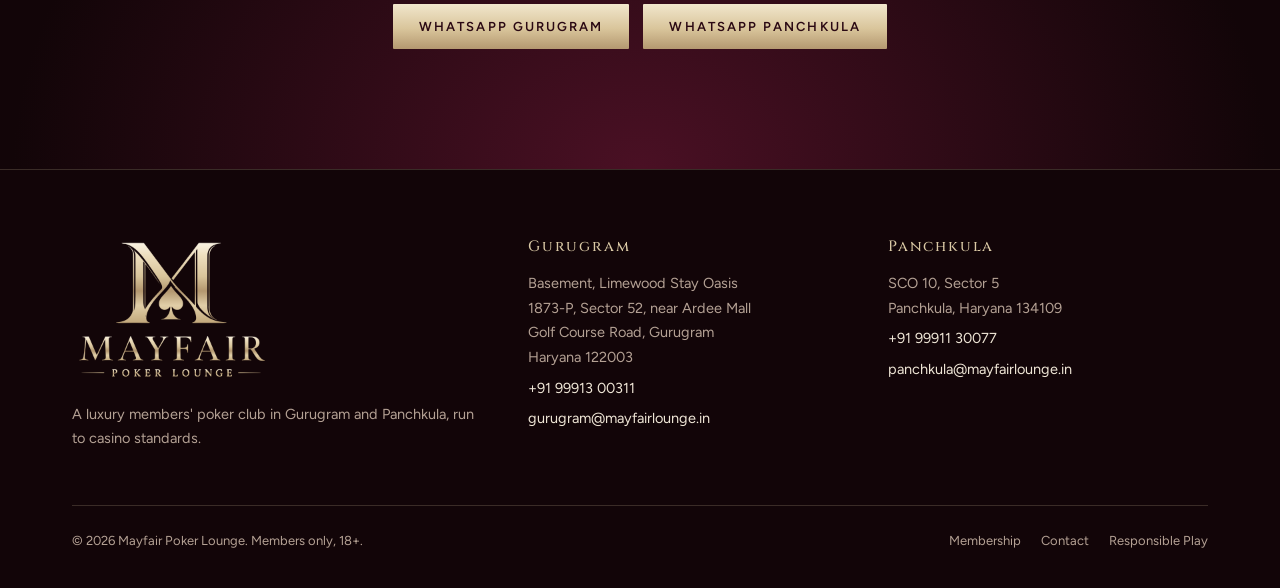
<file: games.html>
<!doctype html>
<html lang="en">
<head>
<meta charset="utf-8">
<meta name="viewport" content="width=device-width, initial-scale=1, viewport-fit=cover">
<title>Texas Hold'em, Omaha & Poker Tournaments in Gurugram & Panchkula | Mayfair</title>
<meta name="description" content="Play live Texas Hold&#x27;em and Omaha cash games, poker tournaments and private tables at Mayfair Poker Lounge in Gurugram and Panchkula. Professional dealers at every table.">
<meta name="theme-color" content="#2A0813">
<meta property="og:title" content="Texas Hold&#x27;em, Omaha &amp; Poker Tournaments in Gurugram &amp; Panchkula | Mayfair">
<meta property="og:description" content="Play live Texas Hold&#x27;em and Omaha cash games, poker tournaments and private tables at Mayfair Poker Lounge in Gurugram and Panchkula. Professional dealers at every table.">
<meta property="og:image" content="https://www.mayfairlounge.in/assets/share-image.jpg">
<meta property="og:url" content="https://www.mayfairlounge.in/games.html">
<link rel="canonical" href="https://www.mayfairlounge.in/games.html">
<link rel="icon" href="favicon.ico" sizes="48x48">
<link rel="icon" type="image/png" sizes="192x192" href="assets/favicon-192.png">
<link rel="icon" type="image/png" sizes="96x96" href="assets/favicon-96.png">
<link rel="icon" type="image/png" sizes="48x48" href="assets/favicon-48.png">
<link rel="apple-touch-icon" href="assets/apple-touch-icon.png">
<link rel="preconnect" href="https://fonts.googleapis.com"><link rel="preconnect" href="https://fonts.gstatic.com" crossorigin><link rel="stylesheet" href="https://fonts.googleapis.com/css2?family=Cinzel:wght@500;600&family=Cormorant+Garamond:ital,wght@1,500&family=Figtree:wght@400;500;600&display=swap">
<link rel="stylesheet" href="assets/site.css">

</head>
<body>
<a class="skip-link" href="#main">Skip to content</a>
<header class="site-head">
  <div class="wrap head-row">
    <ul class="nav-l"><li><a href="index.html">Home</a></li><li><a href="experience.html">The Experience</a></li><li><a href="games.html" aria-current="page">Games</a></li></ul>
    <a class="logo-link" href="index.html" aria-label="Mayfair Poker Lounge home"><img src="assets/logo-horizontal.png" alt="Mayfair Poker Lounge"></a>
    <ul class="nav-r"><li><a href="gurugram.html">Gurugram</a></li><li><a href="panchkula.html">Panchkula</a></li><li><a href="membership.html">Membership</a></li><li><a class="btn btn-gold btn-sm" href="contact.html">Reserve</a></li></ul>
    <button class="menu-btn" id="menu-btn" aria-expanded="false" aria-controls="mobile-nav">Menu</button>
  </div>
  <nav class="mobile-nav" id="mobile-nav" aria-label="Mobile"><ul><li><a href="index.html">Home</a></li><li><a href="experience.html">The Experience</a></li><li><a href="games.html" aria-current="page">Games</a></li><li><a href="gurugram.html">Gurugram</a></li><li><a href="panchkula.html">Panchkula</a></li><li><a href="membership.html">Membership</a></li><li><a href="contact.html">Contact & Reserve</a></li></ul></nav>
</header>
<main id="main">
<section class="page-hero"><div class="wrap"><p class="eyebrow">Live Poker Games</p><h1>At the Table</h1><p class="lede">Texas Hold&#39;em, Omaha, tournaments and private tables, dealt to casino standards.</p></div></section>
<section><div class="wrap">
  <!-- EDIT: confirm the games and formats you run -->
  <div class="games">
    <div class="game"><span class="tag">Cash game</span><h3>Texas Hold'em</h3><p>The world's favourite poker game, dealt by professionals. Our most popular table, running at both clubs.</p></div>
    <div class="game"><span class="tag">Cash game</span><h3>Omaha</h3><p>Pot-Limit Omaha: four cards each, bigger draws and bigger pots. For players who love the action.</p></div>
    <div class="game"><span class="tag">Events</span><h3>Tournaments</h3><p>Regular member tournaments, from weeknight events to feature series, run with casino-style structures.</p></div>
    <div class="game"><span class="tag">By arrangement</span><h3>Private Tables</h3><p>Your own table for friends, clients, corporate evenings or celebrations, with a dealer and a host.</p></div>
  </div>
  <div class="center" style="margin-top:64px"><div class="orn" aria-hidden="true"><span></span><img src="assets/monogram.png" alt=""><span></span></div><p class="lede" style="margin-top:20px">Games, stakes and schedules change daily. Message your club for tonight's tables.</p></div>
</div></section>
<section class="cta-band"><div class="wrap center"><div class="orn" aria-hidden="true"><span></span><img src="assets/monogram.png" alt=""><span></span></div><h2 style="margin-top:22px">Your seat is waiting.</h2><p class="lede">Message the club you would like to visit. Our team will reserve your seat and take care of the rest.</p>
<div class="ctas"><a class="btn btn-gold" href="https://wa.me/919991300311?text=Hello%20Mayfair%20Gurugram%2C%20I%20would%20like%20to%20reserve%20a%20seat." target="_blank" rel="noopener">WhatsApp Gurugram</a><a class="btn btn-gold" href="https://wa.me/919991130077?text=Hello%20Mayfair%20Panchkula%2C%20I%20would%20like%20to%20reserve%20a%20seat." target="_blank" rel="noopener">WhatsApp Panchkula</a></div></div></section></main>
<footer class="site-foot">
  <div class="wrap">
    <div class="foot-grid">
      <div><img src="assets/logo-stacked.png" alt="Mayfair Poker Lounge"><p style="margin-top:18px">A luxury members' poker club in Gurugram and Panchkula, run to casino standards.</p></div>
      <div><h4>Gurugram</h4><p>Basement, Limewood Stay Oasis<br>1873-P, Sector 52, near Ardee Mall<br>Golf Course Road, Gurugram<br>Haryana 122003</p><p><a href="tel:+919991300311">+91 99913 00311</a></p><p><a href="mailto:gurugram@mayfairlounge.in">gurugram@mayfairlounge.in</a></p></div>
      <div><h4>Panchkula</h4><p>SCO 10, Sector 5<br>Panchkula, Haryana 134109</p><p><a href="tel:+919991130077">+91 99911 30077</a></p><p><a href="mailto:panchkula@mayfairlounge.in">panchkula@mayfairlounge.in</a></p></div>
    </div>
    <div class="foot-base">
      <span>&copy; <span id="year">2026</span> Mayfair Poker Lounge. Members only, 18+.</span>
      <nav aria-label="Footer"><a href="membership.html">Membership</a><a href="contact.html">Contact</a><a href="responsible-play.html">Responsible Play</a></nav>
    </div>
  </div>
</footer>
<script src="assets/site.js" defer></script>
</body>
</html>
</file>
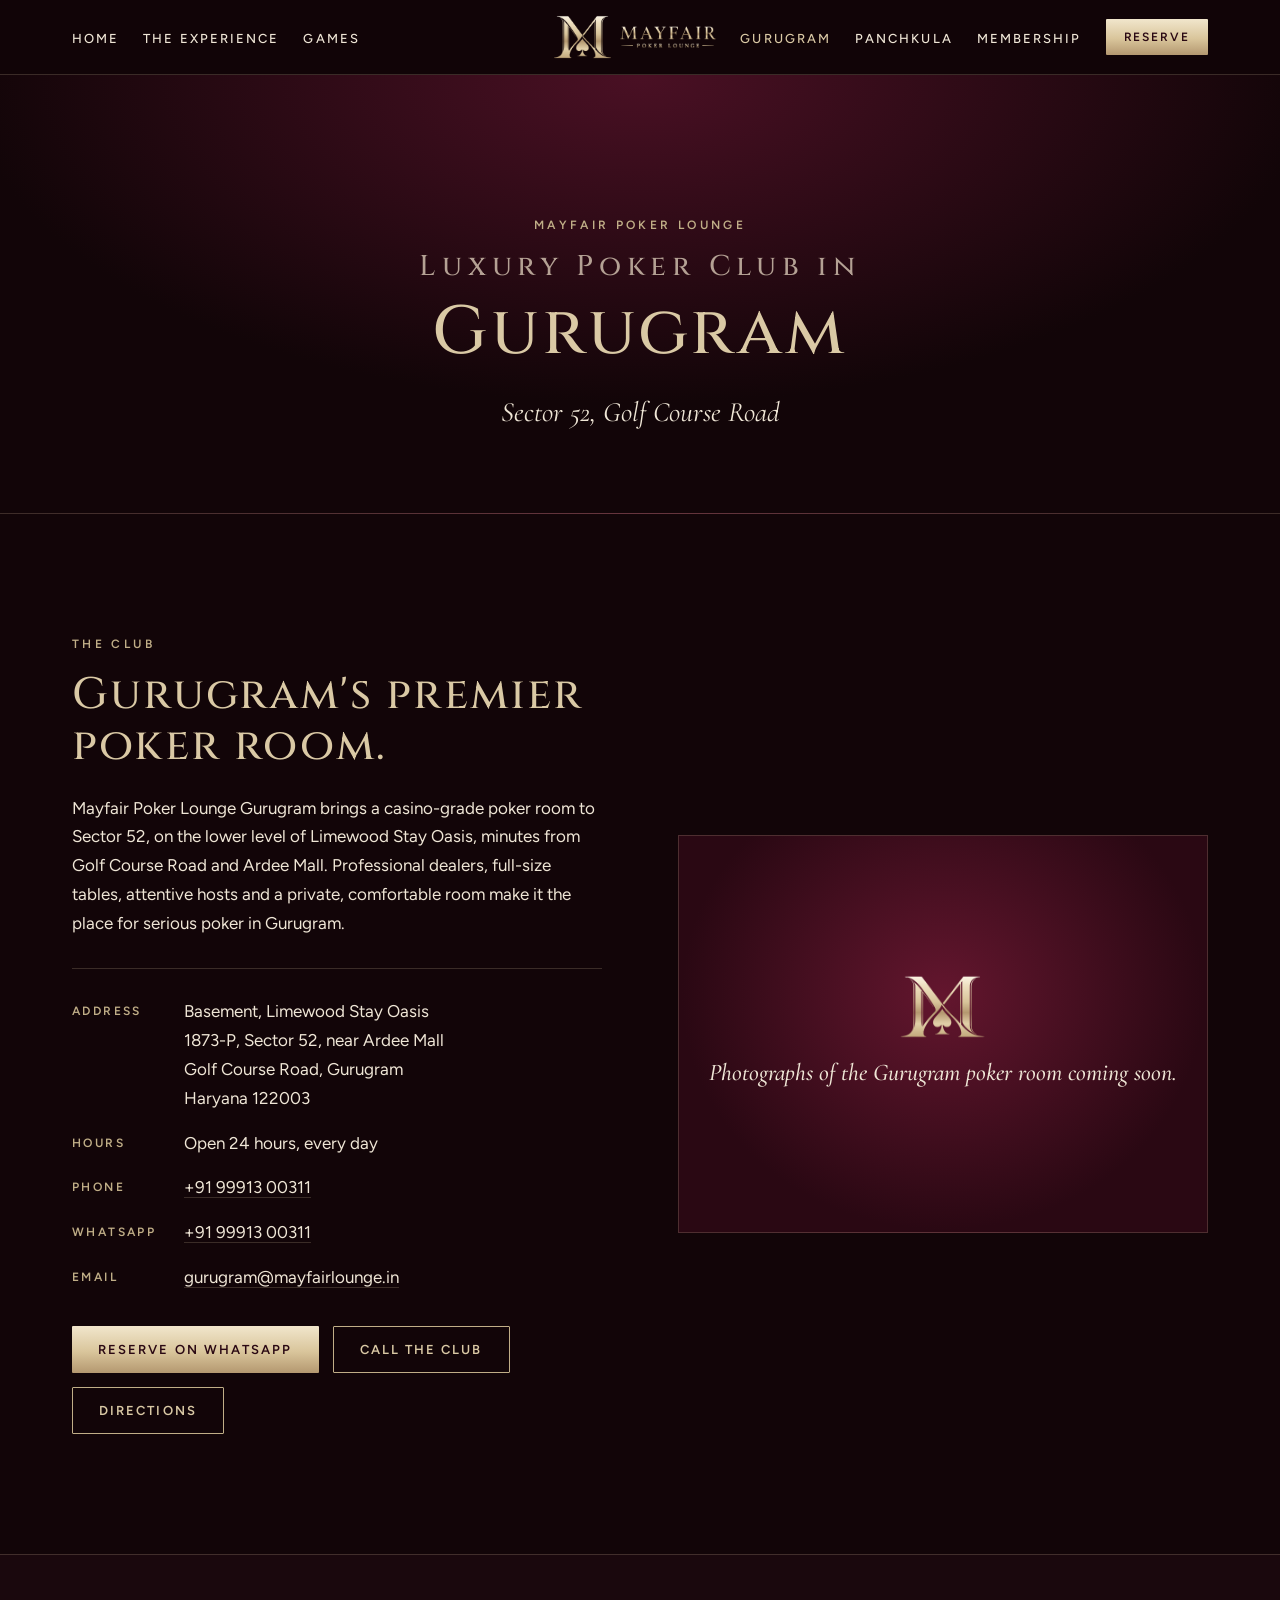
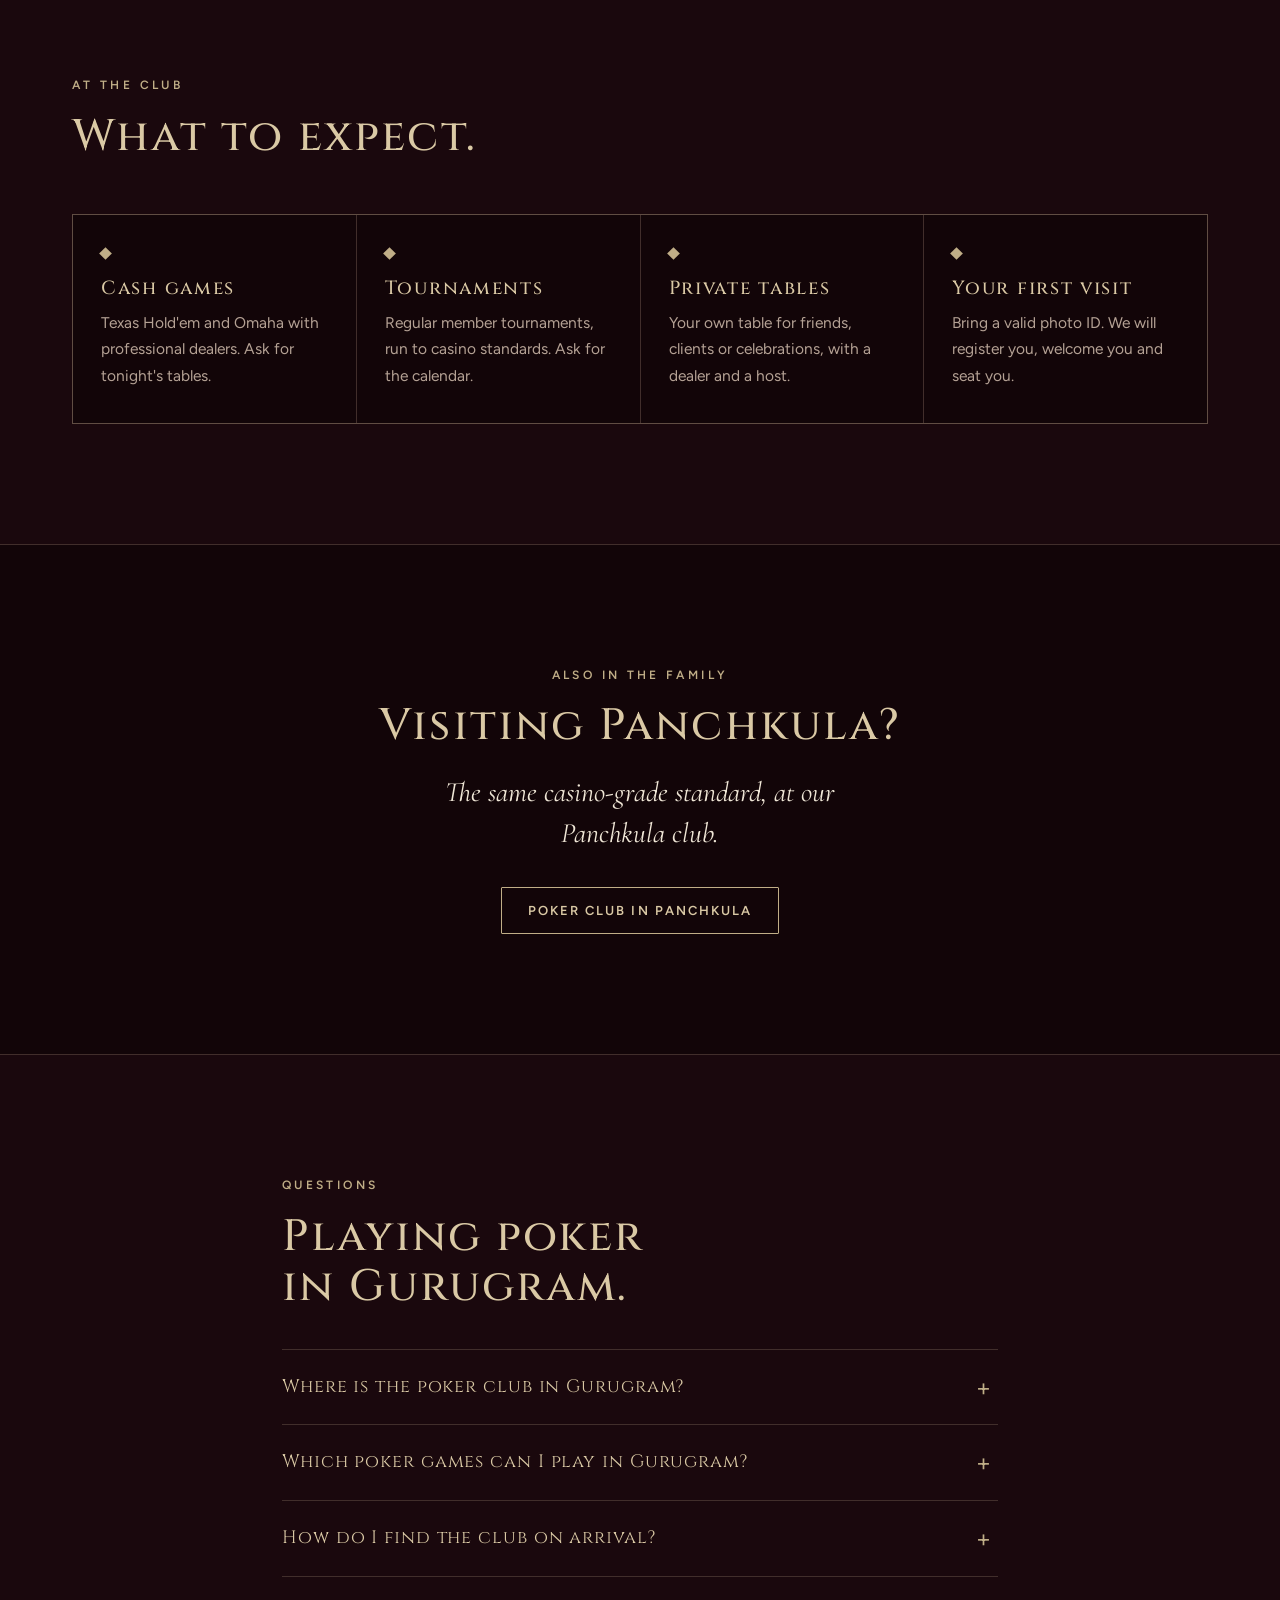
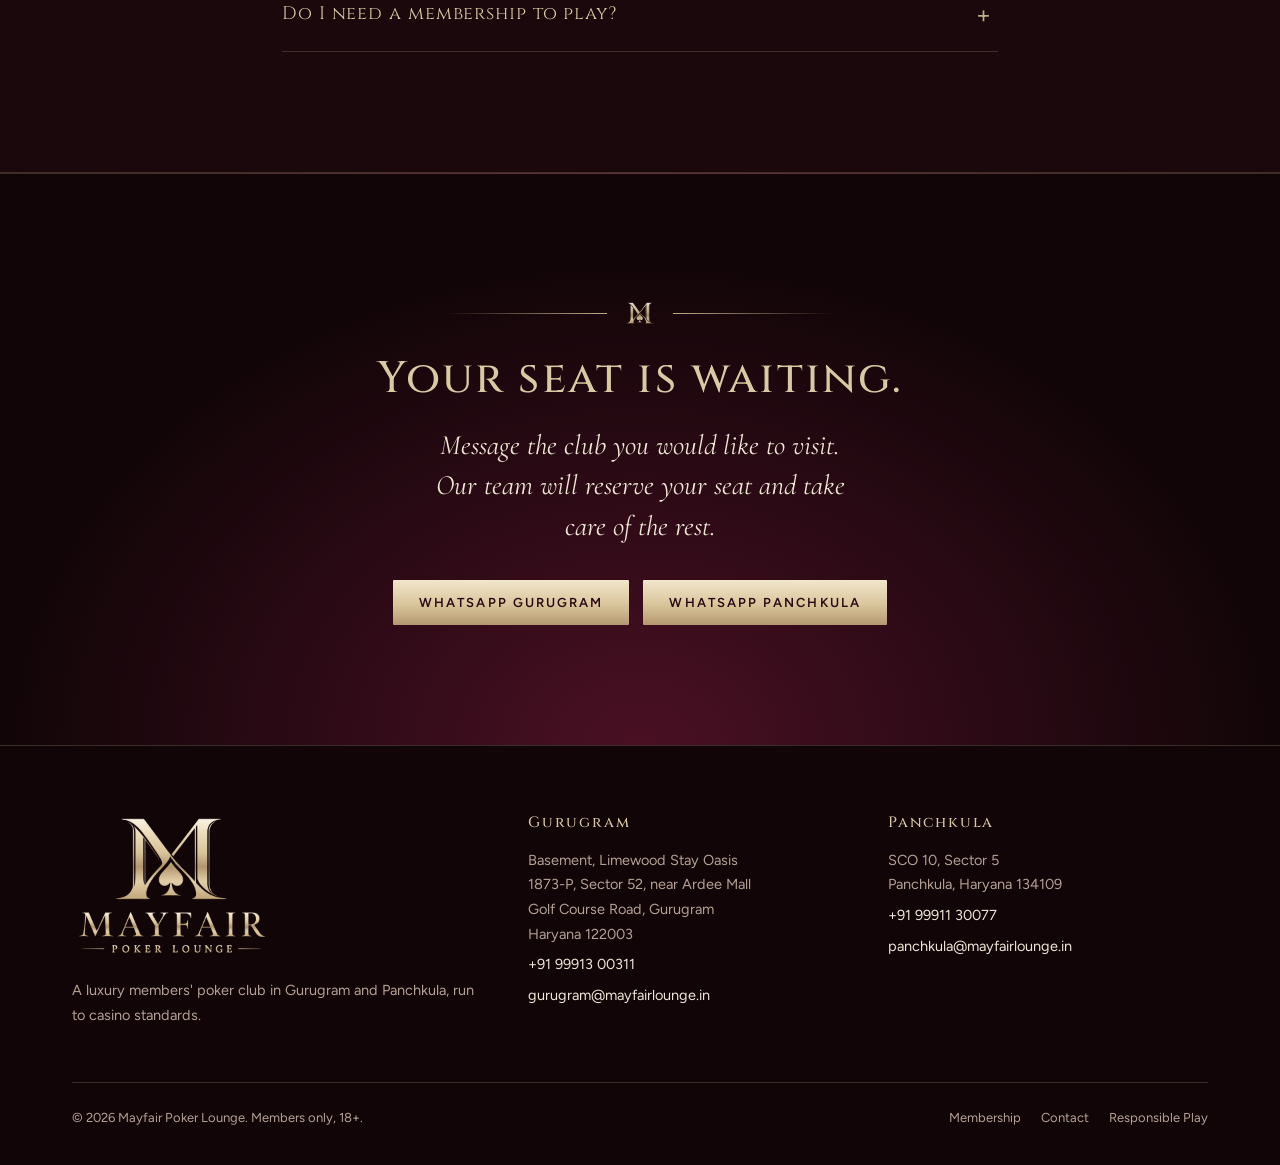
<file: gurugram.html>
<!doctype html>
<html lang="en">
<head>
<meta charset="utf-8">
<meta name="viewport" content="width=device-width, initial-scale=1, viewport-fit=cover">
<title>Luxury Poker Club in Gurugram, Golf Course Road | Mayfair Poker Lounge</title>
<meta name="description" content="Mayfair Poker Lounge Gurugram: a luxury, casino-grade poker club in Sector 52 on Golf Course Road, near Ardee Mall. Texas Hold&#x27;em, Omaha, tournaments and private tables with professional dealers. Call or WhatsApp +91 99913 00311.">
<meta name="theme-color" content="#2A0813">
<meta property="og:title" content="Luxury Poker Club in Gurugram, Golf Course Road | Mayfair Poker Lounge">
<meta property="og:description" content="Mayfair Poker Lounge Gurugram: a luxury, casino-grade poker club in Sector 52 on Golf Course Road, near Ardee Mall. Texas Hold&#x27;em, Omaha, tournaments and private tables with professional dealers. Call or WhatsApp +91 99913 00311.">
<meta property="og:image" content="https://www.mayfairlounge.in/assets/share-image.jpg">
<meta property="og:url" content="https://www.mayfairlounge.in/gurugram.html">
<link rel="canonical" href="https://www.mayfairlounge.in/gurugram.html">
<link rel="icon" href="favicon.ico" sizes="48x48">
<link rel="icon" type="image/png" sizes="192x192" href="assets/favicon-192.png">
<link rel="icon" type="image/png" sizes="96x96" href="assets/favicon-96.png">
<link rel="icon" type="image/png" sizes="48x48" href="assets/favicon-48.png">
<link rel="apple-touch-icon" href="assets/apple-touch-icon.png">
<link rel="preconnect" href="https://fonts.googleapis.com"><link rel="preconnect" href="https://fonts.gstatic.com" crossorigin><link rel="stylesheet" href="https://fonts.googleapis.com/css2?family=Cinzel:wght@500;600&family=Cormorant+Garamond:ital,wght@1,500&family=Figtree:wght@400;500;600&display=swap">
<link rel="stylesheet" href="assets/site.css">
<script type="application/ld+json">{"@context": "https://schema.org", "@graph": [{"@type": "Organization", "@id": "https://www.mayfairlounge.in/#org", "name": "Mayfair Poker Lounge", "alternateName": "Mayfair Lounge", "url": "https://www.mayfairlounge.in/", "logo": "https://www.mayfairlounge.in/assets/icon-512.png", "image": "https://www.mayfairlounge.in/assets/share-image.jpg"}, {"@type": "EntertainmentBusiness", "@id": "https://www.mayfairlounge.in/gurugram.html#club", "name": "Mayfair Poker Lounge - Poker Club Gurugram", "alternateName": "Mayfair Poker Lounge Gurugram", "description": "Mayfair Poker Lounge Gurugram brings a casino-grade poker room to Sector 52, on the lower level of Limewood Stay Oasis, minutes from Golf Course Road and Ardee Mall. Professional dealers, full-size tables, attentive hosts and a private, comfortable room make it the place for serious poker in Gurugram.", "url": "https://www.mayfairlounge.in/gurugram.html", "telephone": "+919991300311", "email": "gurugram@mayfairlounge.in", "image": "https://www.mayfairlounge.in/assets/share-image.jpg", "logo": "https://www.mayfairlounge.in/assets/icon-512.png", "hasMap": "https://maps.google.com/?cid=6784852030131466743", "address": {"@type": "PostalAddress", "streetAddress": "Basement, Limewood Stay Oasis, 1873-P, Sector 52", "addressLocality": "Gurugram", "addressRegion": "Haryana", "postalCode": "122003", "addressCountry": "IN"}, "parentOrganization": {"@id": "https://www.mayfairlounge.in/#org"}, "publicAccess": false, "openingHoursSpecification": [{"@type": "OpeningHoursSpecification", "dayOfWeek": ["Monday", "Tuesday", "Wednesday", "Thursday", "Friday", "Saturday", "Sunday"], "opens": "00:00", "closes": "23:59"}], "areaServed": [{"@type": "City", "name": "Gurugram"}, {"@type": "City", "name": "Delhi NCR"}], "slogan": "Casino-grade poker. Private-club luxury.", "keywords": "poker club Gurugram, luxury poker lounge, poker room Gurugram, live poker, Texas Hold'em, Omaha, poker tournaments, private poker tables, Gurugram, Golf Course Road, DLF and South City"}]}</script>
</head>
<body class="club">
<a class="skip-link" href="#main">Skip to content</a>
<header class="site-head">
  <div class="wrap head-row">
    <ul class="nav-l"><li><a href="index.html">Home</a></li><li><a href="experience.html">The Experience</a></li><li><a href="games.html">Games</a></li></ul>
    <a class="logo-link" href="index.html" aria-label="Mayfair Poker Lounge home"><img src="assets/logo-horizontal.png" alt="Mayfair Poker Lounge"></a>
    <ul class="nav-r"><li><a href="gurugram.html" aria-current="page">Gurugram</a></li><li><a href="panchkula.html">Panchkula</a></li><li><a href="membership.html">Membership</a></li><li><a class="btn btn-gold btn-sm" href="contact.html">Reserve</a></li></ul>
    <button class="menu-btn" id="menu-btn" aria-expanded="false" aria-controls="mobile-nav">Menu</button>
  </div>
  <nav class="mobile-nav" id="mobile-nav" aria-label="Mobile"><ul><li><a href="index.html">Home</a></li><li><a href="experience.html">The Experience</a></li><li><a href="games.html">Games</a></li><li><a href="gurugram.html" aria-current="page">Gurugram</a></li><li><a href="panchkula.html">Panchkula</a></li><li><a href="membership.html">Membership</a></li><li><a href="contact.html">Contact & Reserve</a></li></ul></nav>
</header>
<main id="main">
<section class="page-hero"><div class="wrap"><p class="eyebrow">Mayfair Poker Lounge</p><h1><span class="h1-pre">Luxury Poker Club in</span> Gurugram</h1><p class="lede">Sector 52, Golf Course Road</p></div></section>
<section><div class="wrap split">
  <div>
    <p class="eyebrow">The Club</p><h2>Gurugram's premier poker room.</h2>
    <p style="margin-top:22px">Mayfair Poker Lounge Gurugram brings a casino-grade poker room to Sector 52, on the lower level of Limewood Stay Oasis, minutes from Golf Course Road and Ardee Mall. Professional dealers, full-size tables, attentive hosts and a private, comfortable room make it the place for serious poker in Gurugram.</p>
    <!-- EDIT: address, hours, phone, email for Gurugram -->
    <dl class="details">
      <dt>Address</dt><dd>Basement, Limewood Stay Oasis<br>1873-P, Sector 52, near Ardee Mall<br>Golf Course Road, Gurugram<br>Haryana 122003</dd>
      <dt>Hours</dt><dd>Open 24 hours, every day</dd>
      <dt>Phone</dt><dd><a href="tel:+919991300311">+91 99913 00311</a></dd>
      <dt>WhatsApp</dt><dd><a href="https://wa.me/919991300311?text=Hello%20Mayfair%20Gurugram%2C%20I%20would%20like%20to%20reserve%20a%20seat." target="_blank" rel="noopener">+91 99913 00311</a></dd>
      <dt>Email</dt><dd><a href="mailto:gurugram@mayfairlounge.in">gurugram@mayfairlounge.in</a></dd>
    </dl>
    <div class="ctas">
      <a class="btn btn-gold" href="https://wa.me/919991300311?text=Hello%20Mayfair%20Gurugram%2C%20I%20would%20like%20to%20reserve%20a%20seat." target="_blank" rel="noopener">Reserve on WhatsApp</a>
      <a class="btn btn-line" href="tel:+919991300311">Call the club</a>
      <a class="btn btn-line" href="https://maps.google.com/?cid=6784852030131466743" target="_blank" rel="noopener">Directions</a>
    </div>
  </div>
  <!-- EDIT: replace with a photograph of the Gurugram club -->
  <div class="photo-soon"><div><img src="assets/monogram.png" alt=""><p class="serif" style="font-size:24px;margin:0 auto">Photographs of the Gurugram poker room coming soon.</p></div></div>
</div></section>
<section class="band"><div class="wrap">
  <p class="eyebrow">At the Club</p><h2>What to expect.</h2>
  <div class="pillars">
    <div class="pillar"><div class="dia"></div><h3>Cash games</h3><p>Texas Hold'em and Omaha with professional dealers. Ask for tonight's tables.</p></div>
    <div class="pillar"><div class="dia"></div><h3>Tournaments</h3><p>Regular member tournaments, run to casino standards. Ask for the calendar.</p></div>
    <div class="pillar"><div class="dia"></div><h3>Private tables</h3><p>Your own table for friends, clients or celebrations, with a dealer and a host.</p></div>
    <div class="pillar"><div class="dia"></div><h3>Your first visit</h3><p>Bring a valid photo ID. We will register you, welcome you and seat you.</p></div>
  </div>
</div></section>
<section><div class="wrap center">
  <p class="eyebrow">Also in the family</p>
  <h2>Visiting Panchkula?</h2>
  <p class="lede">The same casino-grade standard, at our Panchkula club.</p>
  <div class="ctas"><a class="btn btn-line" href="panchkula.html">Poker club in Panchkula</a></div>
</div></section>
<section class="band"><div class="wrap narrow">
  <p class="eyebrow">Questions</p><h2>Playing poker in Gurugram.</h2>
  <div class="faq"><details><summary>Where is the poker club in Gurugram?</summary><p>Mayfair Poker Lounge Gurugram is on the lower level of Limewood Stay Oasis, 1873-P, Sector 52, near Ardee Mall, just off Golf Course Road. Tap Directions for Google Maps.</p></details><details><summary>Which poker games can I play in Gurugram?</summary><p>Texas Hold'em and Omaha cash games, regular tournaments, and private tables for your own group. Message the club for tonight's tables.</p></details><details><summary>How do I find the club on arrival?</summary><p>Message the club on WhatsApp before you arrive. Our team will guide you to parking and meet you at the entrance.</p></details><details><summary>Do I need a membership to play?</summary><p>Yes. Mayfair is a private members' club for players aged 18 and over. Bring a valid government photo ID on your first visit and we will register you in a few minutes.</p></details></div>
</div></section>
<section class="cta-band"><div class="wrap center"><div class="orn" aria-hidden="true"><span></span><img src="assets/monogram.png" alt=""><span></span></div><h2 style="margin-top:22px">Your seat is waiting.</h2><p class="lede">Message the club you would like to visit. Our team will reserve your seat and take care of the rest.</p>
<div class="ctas"><a class="btn btn-gold" href="https://wa.me/919991300311?text=Hello%20Mayfair%20Gurugram%2C%20I%20would%20like%20to%20reserve%20a%20seat." target="_blank" rel="noopener">WhatsApp Gurugram</a><a class="btn btn-gold" href="https://wa.me/919991130077?text=Hello%20Mayfair%20Panchkula%2C%20I%20would%20like%20to%20reserve%20a%20seat." target="_blank" rel="noopener">WhatsApp Panchkula</a></div></div></section>
<nav class="action-bar" aria-label="Quick actions"><a href="tel:+919991300311">Call</a><a class="primary" href="https://wa.me/919991300311?text=Hello%20Mayfair%20Gurugram%2C%20I%20would%20like%20to%20reserve%20a%20seat." target="_blank" rel="noopener">WhatsApp</a><a href="https://maps.google.com/?cid=6784852030131466743" target="_blank" rel="noopener">Directions</a></nav></main>
<footer class="site-foot">
  <div class="wrap">
    <div class="foot-grid">
      <div><img src="assets/logo-stacked.png" alt="Mayfair Poker Lounge"><p style="margin-top:18px">A luxury members' poker club in Gurugram and Panchkula, run to casino standards.</p></div>
      <div><h4>Gurugram</h4><p>Basement, Limewood Stay Oasis<br>1873-P, Sector 52, near Ardee Mall<br>Golf Course Road, Gurugram<br>Haryana 122003</p><p><a href="tel:+919991300311">+91 99913 00311</a></p><p><a href="mailto:gurugram@mayfairlounge.in">gurugram@mayfairlounge.in</a></p></div>
      <div><h4>Panchkula</h4><p>SCO 10, Sector 5<br>Panchkula, Haryana 134109</p><p><a href="tel:+919991130077">+91 99911 30077</a></p><p><a href="mailto:panchkula@mayfairlounge.in">panchkula@mayfairlounge.in</a></p></div>
    </div>
    <div class="foot-base">
      <span>&copy; <span id="year">2026</span> Mayfair Poker Lounge. Members only, 18+.</span>
      <nav aria-label="Footer"><a href="membership.html">Membership</a><a href="contact.html">Contact</a><a href="responsible-play.html">Responsible Play</a></nav>
    </div>
  </div>
</footer>
<script src="assets/site.js" defer></script>
</body>
</html>
</file>
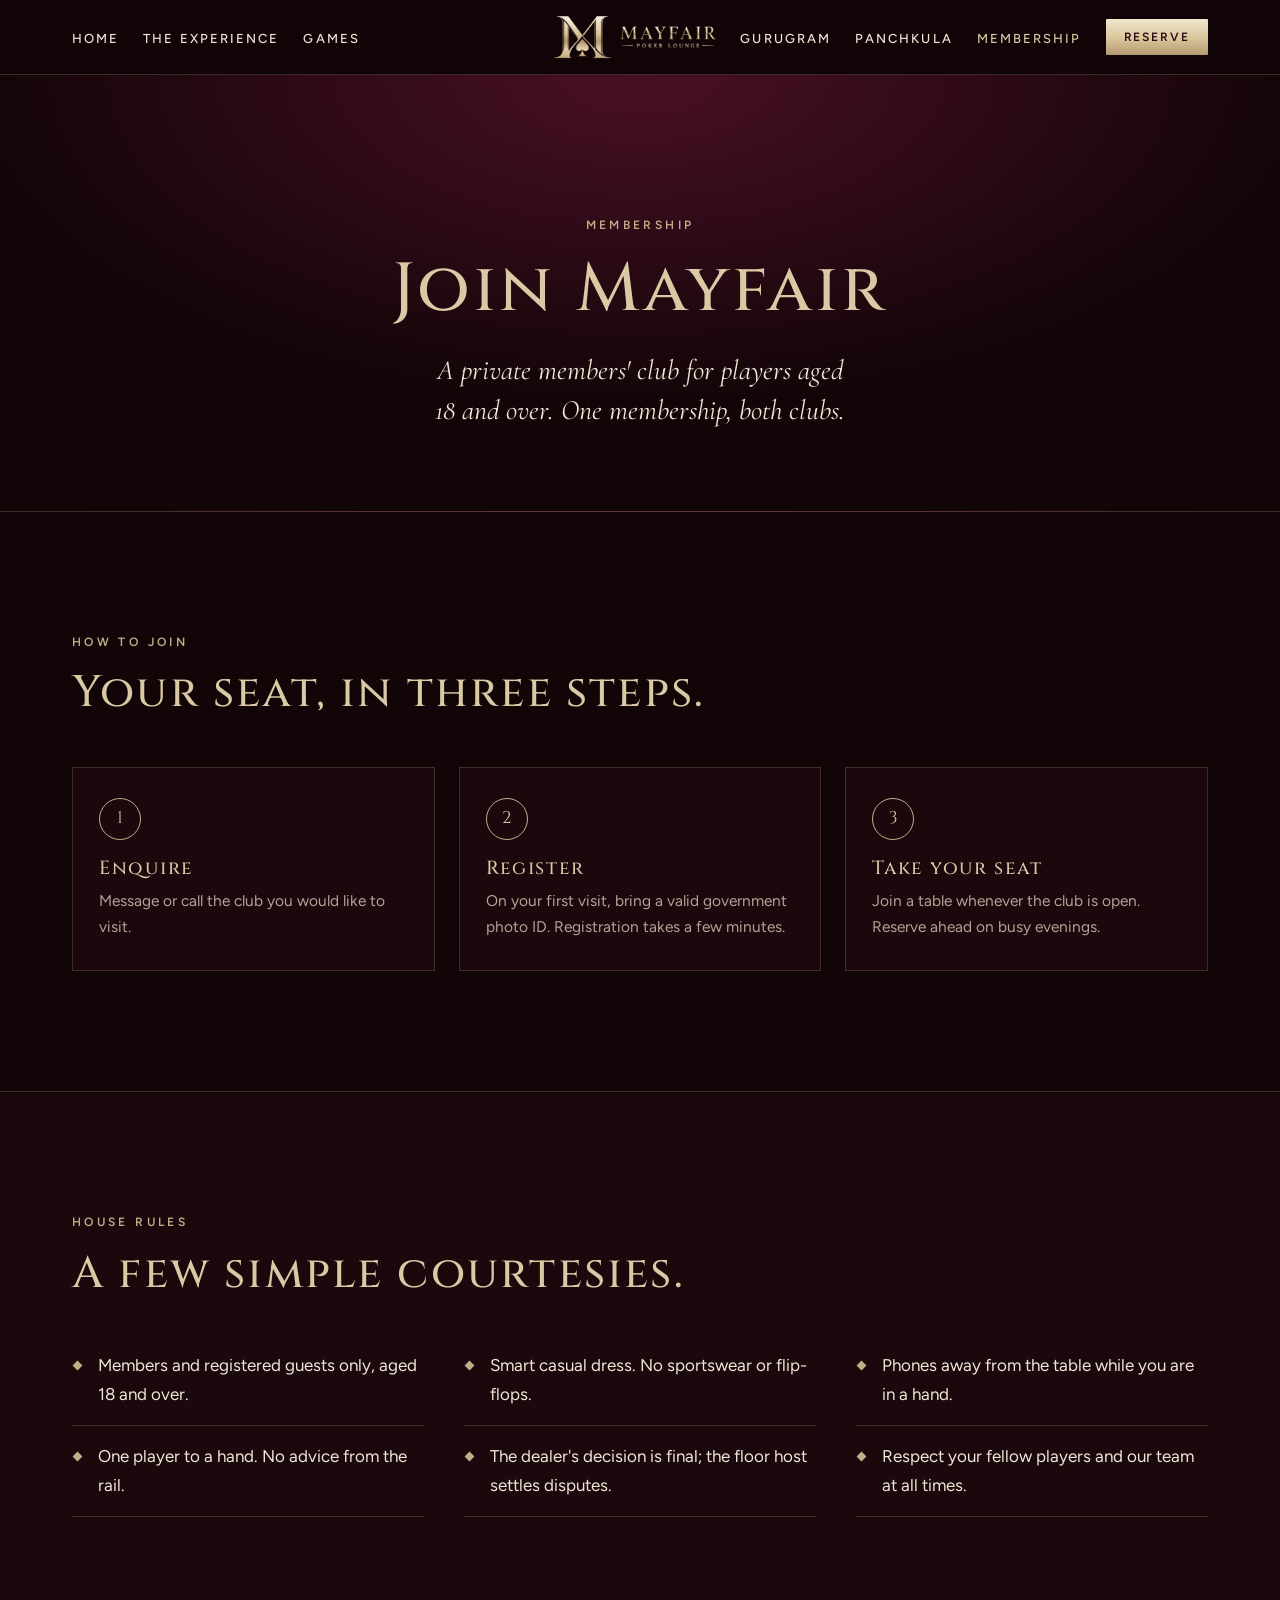
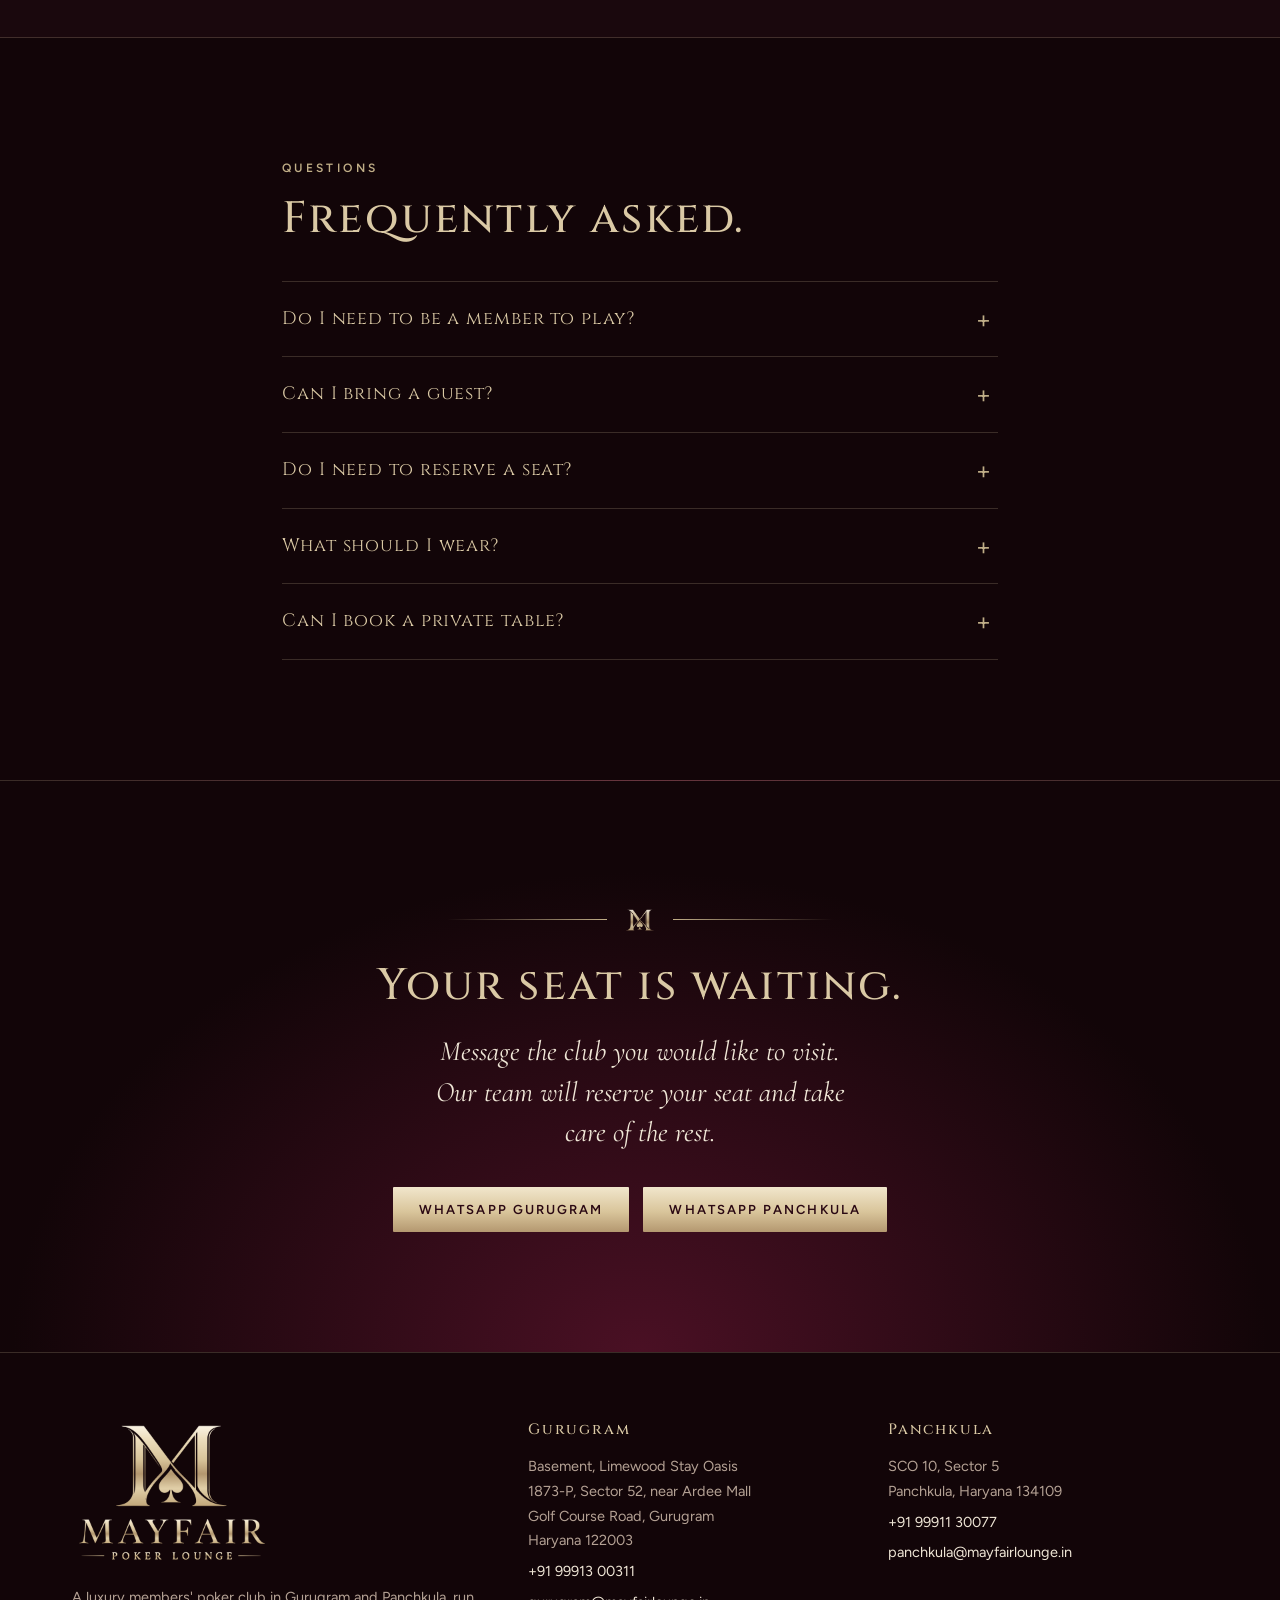
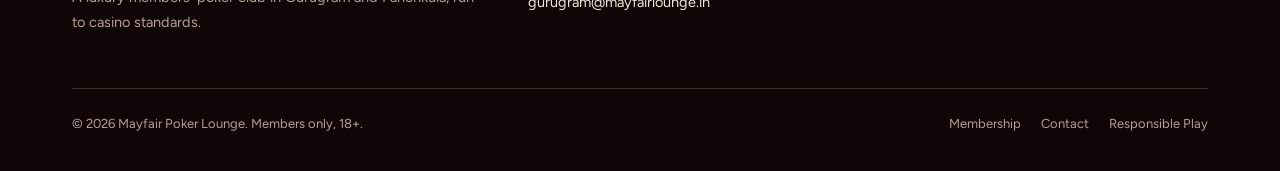
<file: membership.html>
<!doctype html>
<html lang="en">
<head>
<meta charset="utf-8">
<meta name="viewport" content="width=device-width, initial-scale=1, viewport-fit=cover">
<title>Poker Club Membership in Gurugram & Panchkula | Mayfair Poker Lounge</title>
<meta name="description" content="Become a member of Mayfair Poker Lounge, the luxury poker club in Gurugram and Panchkula. Simple registration with photo ID, house rules and FAQs.">
<meta name="theme-color" content="#2A0813">
<meta property="og:title" content="Poker Club Membership in Gurugram &amp; Panchkula | Mayfair Poker Lounge">
<meta property="og:description" content="Become a member of Mayfair Poker Lounge, the luxury poker club in Gurugram and Panchkula. Simple registration with photo ID, house rules and FAQs.">
<meta property="og:image" content="https://www.mayfairlounge.in/assets/share-image.jpg">
<meta property="og:url" content="https://www.mayfairlounge.in/membership.html">
<link rel="canonical" href="https://www.mayfairlounge.in/membership.html">
<link rel="icon" href="favicon.ico" sizes="48x48">
<link rel="icon" type="image/png" sizes="192x192" href="assets/favicon-192.png">
<link rel="icon" type="image/png" sizes="96x96" href="assets/favicon-96.png">
<link rel="icon" type="image/png" sizes="48x48" href="assets/favicon-48.png">
<link rel="apple-touch-icon" href="assets/apple-touch-icon.png">
<link rel="preconnect" href="https://fonts.googleapis.com"><link rel="preconnect" href="https://fonts.gstatic.com" crossorigin><link rel="stylesheet" href="https://fonts.googleapis.com/css2?family=Cinzel:wght@500;600&family=Cormorant+Garamond:ital,wght@1,500&family=Figtree:wght@400;500;600&display=swap">
<link rel="stylesheet" href="assets/site.css">

</head>
<body>
<a class="skip-link" href="#main">Skip to content</a>
<header class="site-head">
  <div class="wrap head-row">
    <ul class="nav-l"><li><a href="index.html">Home</a></li><li><a href="experience.html">The Experience</a></li><li><a href="games.html">Games</a></li></ul>
    <a class="logo-link" href="index.html" aria-label="Mayfair Poker Lounge home"><img src="assets/logo-horizontal.png" alt="Mayfair Poker Lounge"></a>
    <ul class="nav-r"><li><a href="gurugram.html">Gurugram</a></li><li><a href="panchkula.html">Panchkula</a></li><li><a href="membership.html" aria-current="page">Membership</a></li><li><a class="btn btn-gold btn-sm" href="contact.html">Reserve</a></li></ul>
    <button class="menu-btn" id="menu-btn" aria-expanded="false" aria-controls="mobile-nav">Menu</button>
  </div>
  <nav class="mobile-nav" id="mobile-nav" aria-label="Mobile"><ul><li><a href="index.html">Home</a></li><li><a href="experience.html">The Experience</a></li><li><a href="games.html">Games</a></li><li><a href="gurugram.html">Gurugram</a></li><li><a href="panchkula.html">Panchkula</a></li><li><a href="membership.html" aria-current="page">Membership</a></li><li><a href="contact.html">Contact & Reserve</a></li></ul></nav>
</header>
<main id="main">
<section class="page-hero"><div class="wrap"><p class="eyebrow">Membership</p><h1>Join Mayfair</h1><p class="lede">A private members&#39; club for players aged 18 and over. One membership, both clubs.</p></div></section>
<section><div class="wrap">
  <p class="eyebrow">How to join</p><h2>Your seat, in three steps.</h2>
  <ol class="steps">
    <li><h3>Enquire</h3><p>Message or call the club you would like to visit.</p></li>
    <li><h3>Register</h3><p>On your first visit, bring a valid government photo ID. Registration takes a few minutes.</p></li>
    <li><h3>Take your seat</h3><p>Join a table whenever the club is open. Reserve ahead on busy evenings.</p></li>
  </ol>
</div></section>
<section class="band"><div class="wrap">
  <!-- EDIT: confirm house rules -->
  <p class="eyebrow">House Rules</p><h2>A few simple courtesies.</h2>
  <ul class="rules">
    <li>Members and registered guests only, aged 18 and over.</li>
    <li>Smart casual dress. No sportswear or flip-flops.</li>
    <li>Phones away from the table while you are in a hand.</li>
    <li>One player to a hand. No advice from the rail.</li>
    <li>The dealer's decision is final; the floor host settles disputes.</li>
    <li>Respect your fellow players and our team at all times.</li>
  </ul>
</div></section>
<section><div class="wrap narrow">
  <p class="eyebrow">Questions</p><h2>Frequently asked.</h2>
  <!-- EDIT: confirm answers with the club -->
  <div class="faq">
    <details><summary>Do I need to be a member to play?</summary><p>Yes. Mayfair is a members' club. Membership is quick: bring a valid photo ID on your first visit and we will register you.</p></details>
    <details><summary>Can I bring a guest?</summary><p>Yes, guests are welcome with a member. They need to be 18 or over and register with a valid photo ID at the door.</p></details>
    <details><summary>Do I need to reserve a seat?</summary><p>It is not required, but we recommend it on weekends and busy evenings. Message the club on WhatsApp and we will hold your seat.</p></details>
    <details><summary>What should I wear?</summary><p>Smart casual. Think evening out, not gym or beach.</p></details>
    <details><summary>Can I book a private table?</summary><p>Yes. Private tables with a dealer can be arranged for groups. Contact the club for availability.</p></details>
  </div>
</div></section>
<section class="cta-band"><div class="wrap center"><div class="orn" aria-hidden="true"><span></span><img src="assets/monogram.png" alt=""><span></span></div><h2 style="margin-top:22px">Your seat is waiting.</h2><p class="lede">Message the club you would like to visit. Our team will reserve your seat and take care of the rest.</p>
<div class="ctas"><a class="btn btn-gold" href="https://wa.me/919991300311?text=Hello%20Mayfair%20Gurugram%2C%20I%20would%20like%20to%20reserve%20a%20seat." target="_blank" rel="noopener">WhatsApp Gurugram</a><a class="btn btn-gold" href="https://wa.me/919991130077?text=Hello%20Mayfair%20Panchkula%2C%20I%20would%20like%20to%20reserve%20a%20seat." target="_blank" rel="noopener">WhatsApp Panchkula</a></div></div></section></main>
<footer class="site-foot">
  <div class="wrap">
    <div class="foot-grid">
      <div><img src="assets/logo-stacked.png" alt="Mayfair Poker Lounge"><p style="margin-top:18px">A luxury members' poker club in Gurugram and Panchkula, run to casino standards.</p></div>
      <div><h4>Gurugram</h4><p>Basement, Limewood Stay Oasis<br>1873-P, Sector 52, near Ardee Mall<br>Golf Course Road, Gurugram<br>Haryana 122003</p><p><a href="tel:+919991300311">+91 99913 00311</a></p><p><a href="mailto:gurugram@mayfairlounge.in">gurugram@mayfairlounge.in</a></p></div>
      <div><h4>Panchkula</h4><p>SCO 10, Sector 5<br>Panchkula, Haryana 134109</p><p><a href="tel:+919991130077">+91 99911 30077</a></p><p><a href="mailto:panchkula@mayfairlounge.in">panchkula@mayfairlounge.in</a></p></div>
    </div>
    <div class="foot-base">
      <span>&copy; <span id="year">2026</span> Mayfair Poker Lounge. Members only, 18+.</span>
      <nav aria-label="Footer"><a href="membership.html">Membership</a><a href="contact.html">Contact</a><a href="responsible-play.html">Responsible Play</a></nav>
    </div>
  </div>
</footer>
<script src="assets/site.js" defer></script>
</body>
</html>
</file>
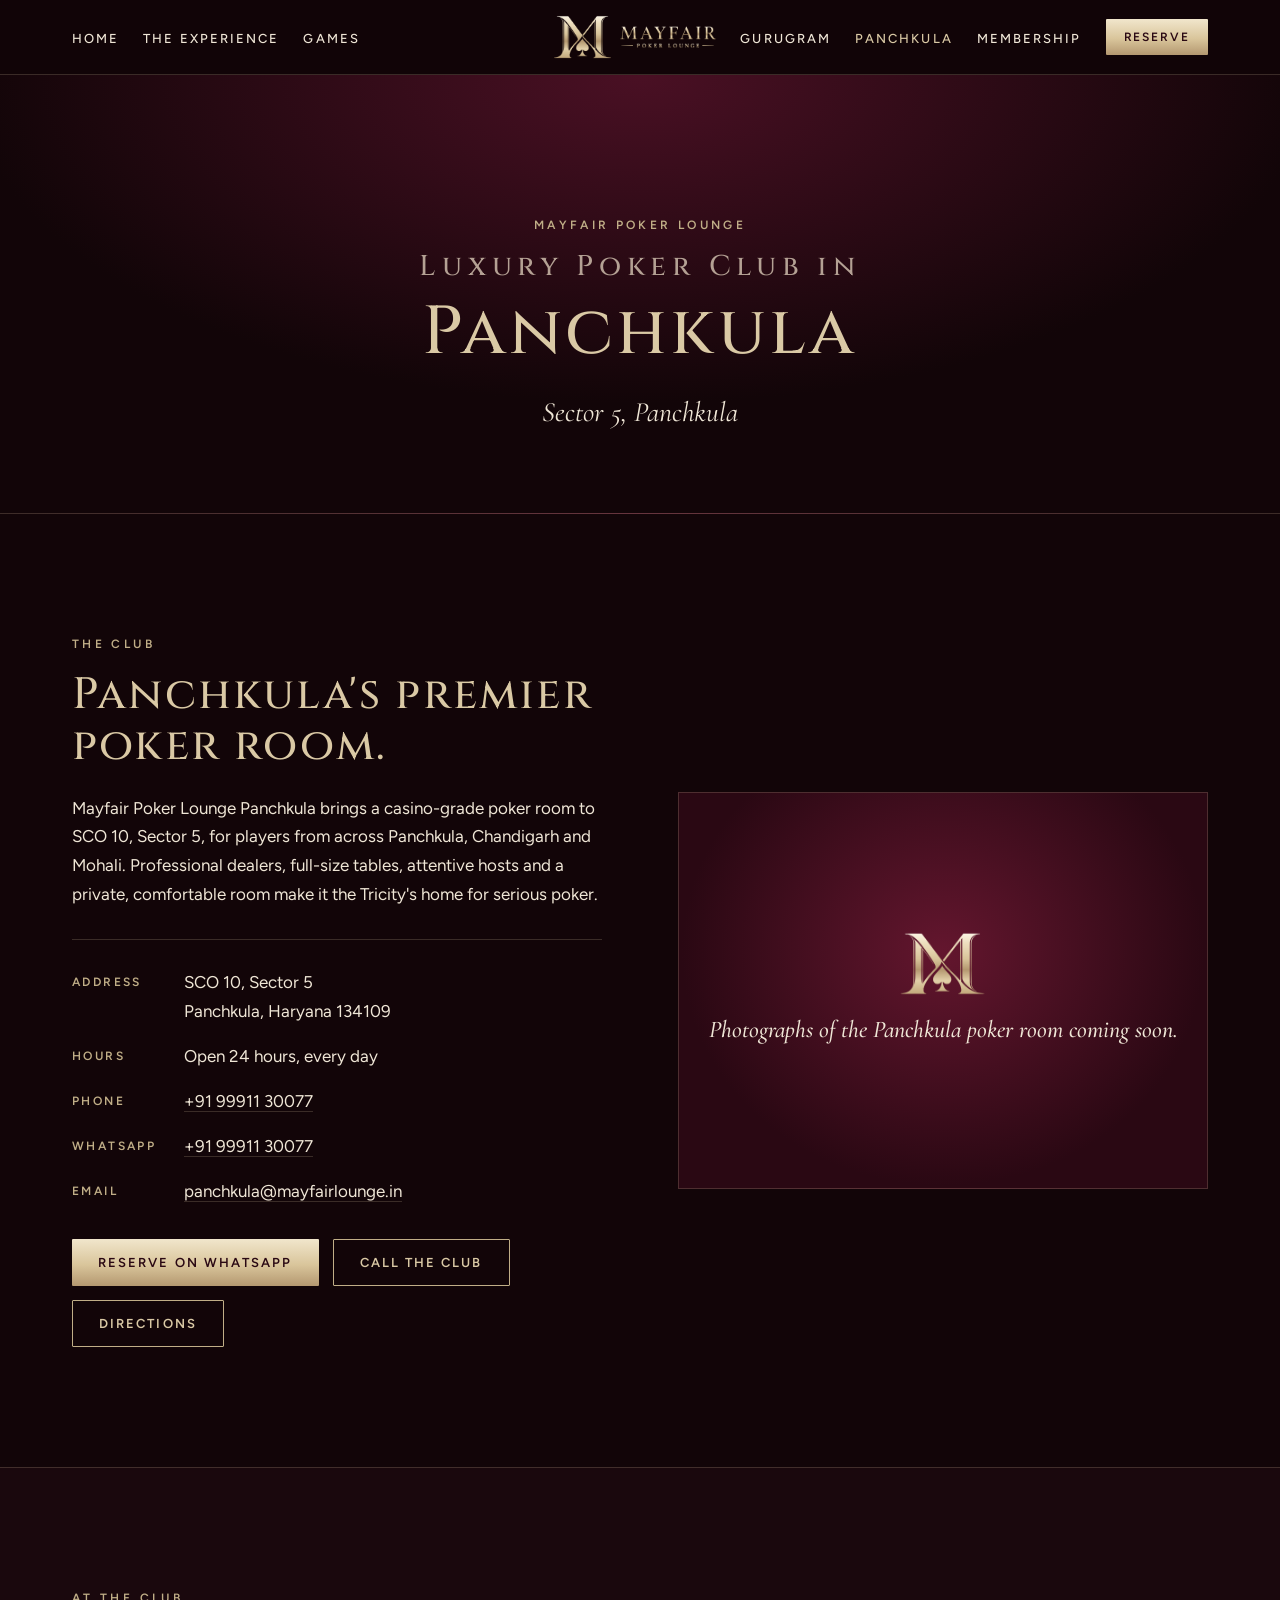
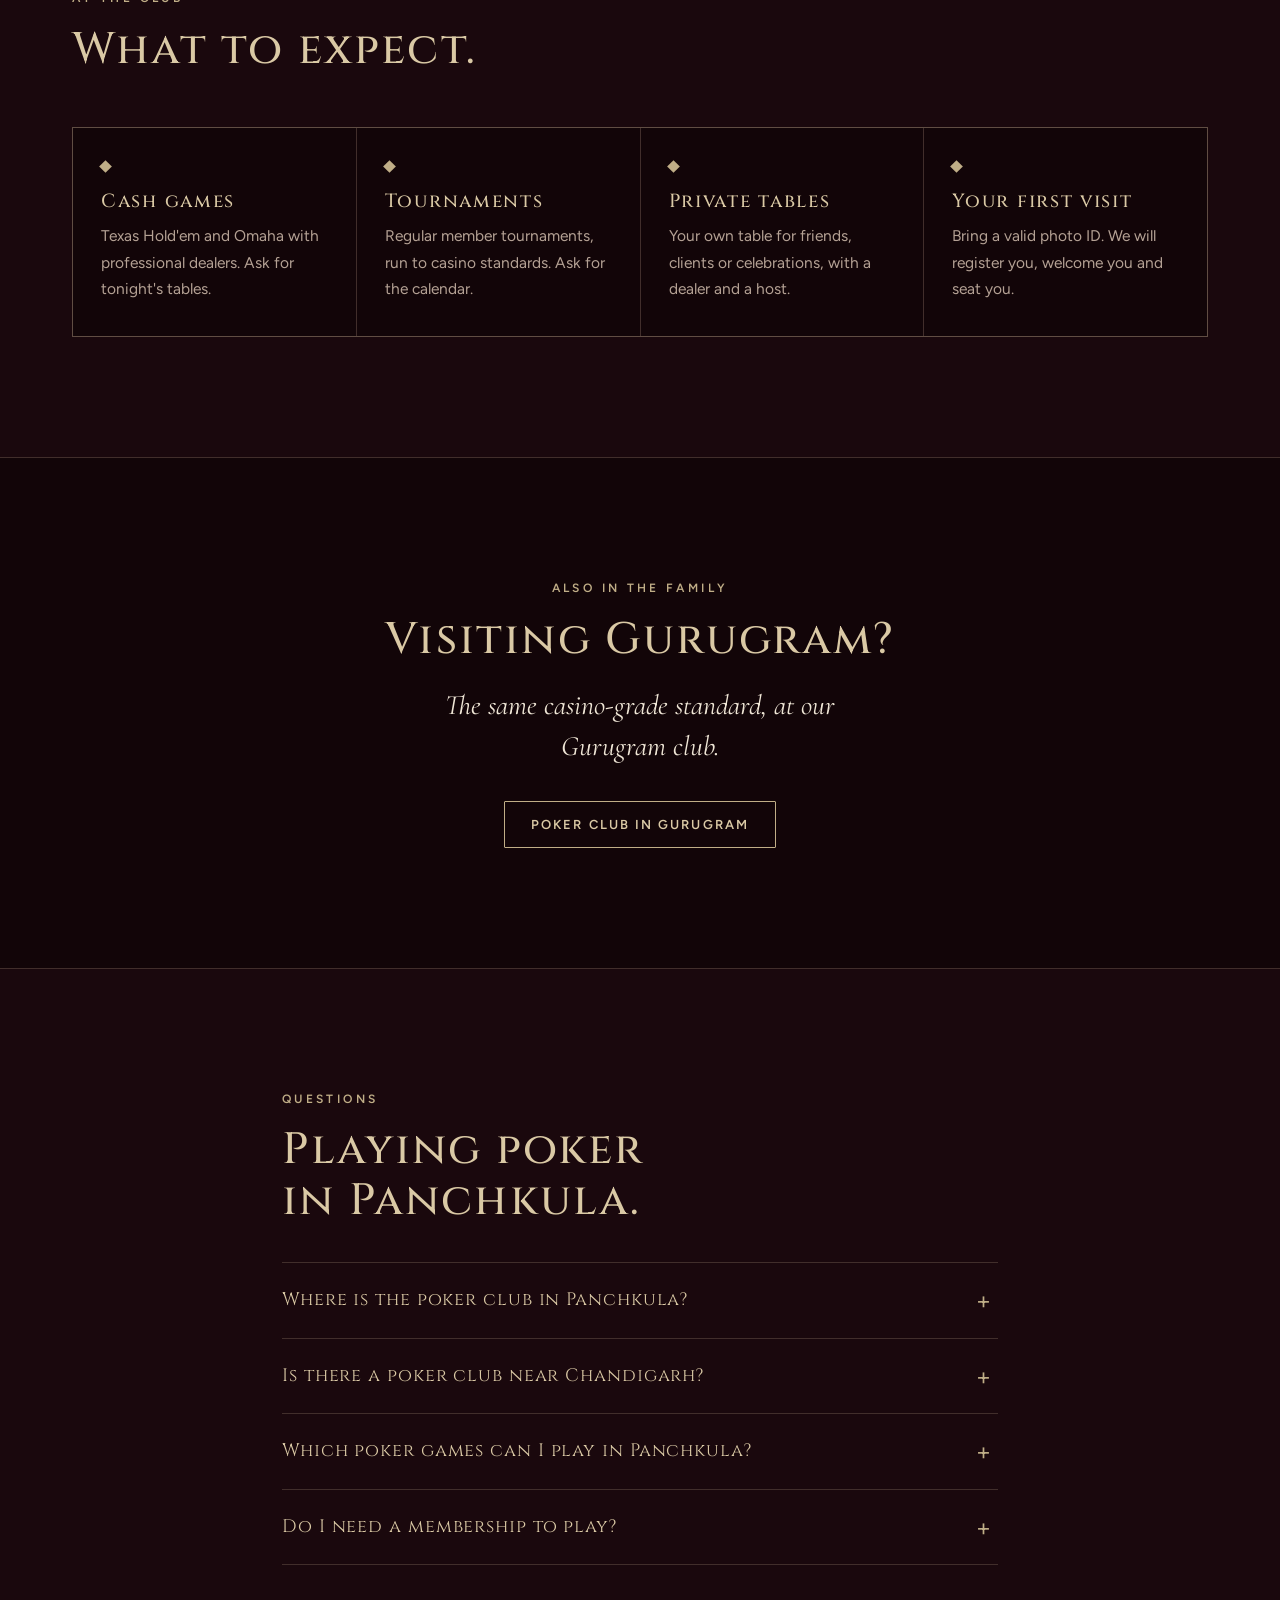
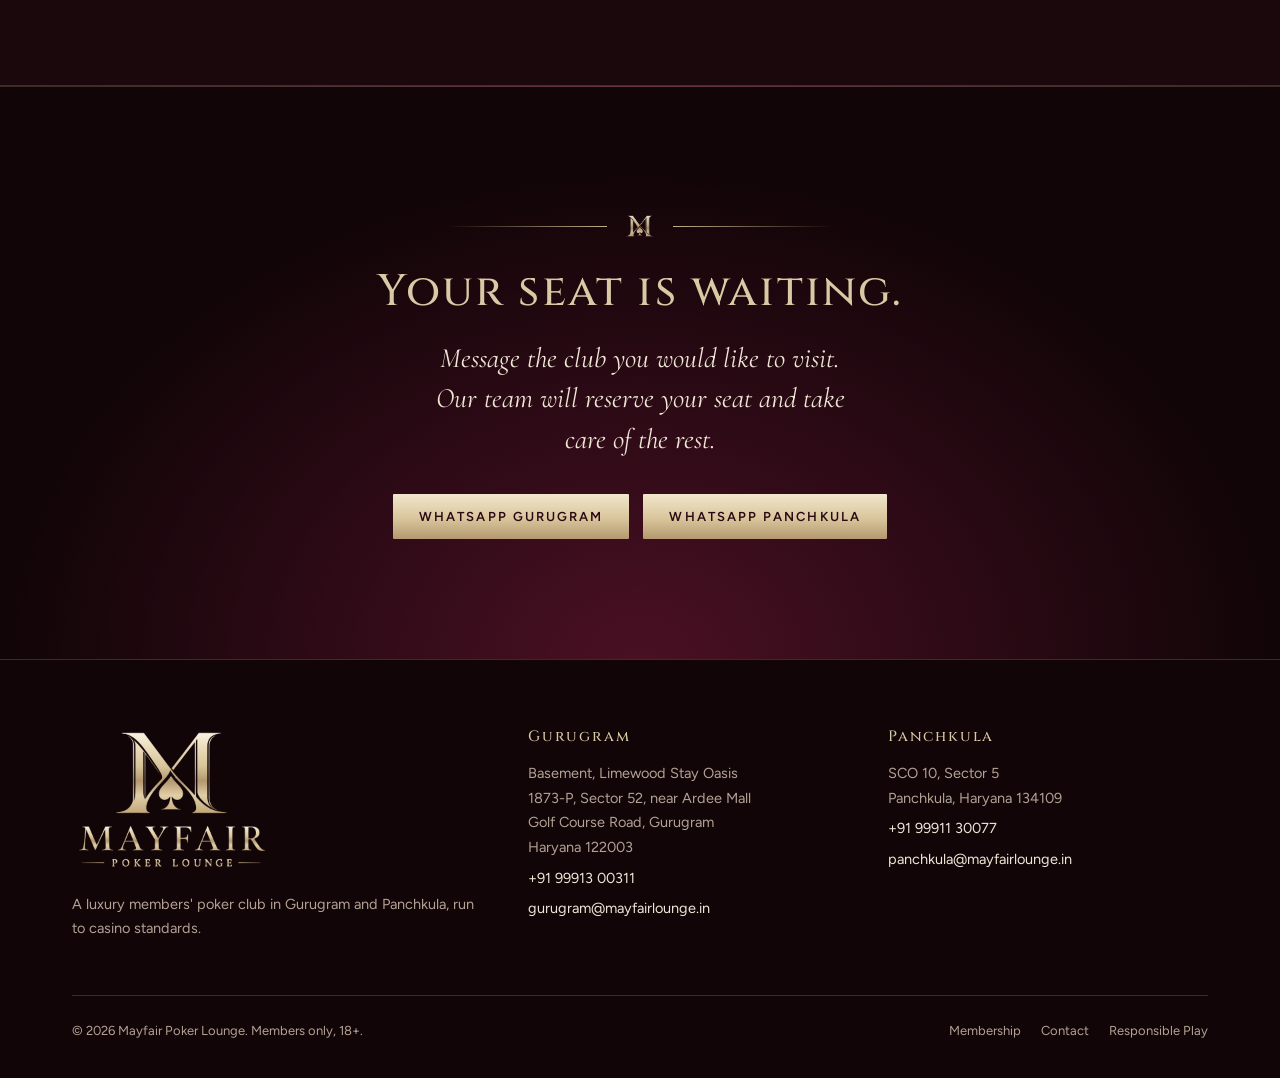
<file: panchkula.html>
<!doctype html>
<html lang="en">
<head>
<meta charset="utf-8">
<meta name="viewport" content="width=device-width, initial-scale=1, viewport-fit=cover">
<title>Luxury Poker Club in Panchkula & Chandigarh Tricity | Mayfair Poker Lounge</title>
<meta name="description" content="Mayfair Poker Lounge Panchkula: a luxury, casino-grade poker club at SCO 10, Sector 5, serving Chandigarh, Mohali and Panchkula. Texas Hold&#x27;em, Omaha, tournaments and private tables. Call or WhatsApp +91 99911 30077.">
<meta name="theme-color" content="#2A0813">
<meta property="og:title" content="Luxury Poker Club in Panchkula &amp; Chandigarh Tricity | Mayfair Poker Lounge">
<meta property="og:description" content="Mayfair Poker Lounge Panchkula: a luxury, casino-grade poker club at SCO 10, Sector 5, serving Chandigarh, Mohali and Panchkula. Texas Hold&#x27;em, Omaha, tournaments and private tables. Call or WhatsApp +91 99911 30077.">
<meta property="og:image" content="https://www.mayfairlounge.in/assets/share-image.jpg">
<meta property="og:url" content="https://www.mayfairlounge.in/panchkula.html">
<link rel="canonical" href="https://www.mayfairlounge.in/panchkula.html">
<link rel="icon" href="favicon.ico" sizes="48x48">
<link rel="icon" type="image/png" sizes="192x192" href="assets/favicon-192.png">
<link rel="icon" type="image/png" sizes="96x96" href="assets/favicon-96.png">
<link rel="icon" type="image/png" sizes="48x48" href="assets/favicon-48.png">
<link rel="apple-touch-icon" href="assets/apple-touch-icon.png">
<link rel="preconnect" href="https://fonts.googleapis.com"><link rel="preconnect" href="https://fonts.gstatic.com" crossorigin><link rel="stylesheet" href="https://fonts.googleapis.com/css2?family=Cinzel:wght@500;600&family=Cormorant+Garamond:ital,wght@1,500&family=Figtree:wght@400;500;600&display=swap">
<link rel="stylesheet" href="assets/site.css">
<script type="application/ld+json">{"@context": "https://schema.org", "@graph": [{"@type": "Organization", "@id": "https://www.mayfairlounge.in/#org", "name": "Mayfair Poker Lounge", "alternateName": "Mayfair Lounge", "url": "https://www.mayfairlounge.in/", "logo": "https://www.mayfairlounge.in/assets/icon-512.png", "image": "https://www.mayfairlounge.in/assets/share-image.jpg"}, {"@type": "EntertainmentBusiness", "@id": "https://www.mayfairlounge.in/panchkula.html#club", "name": "Mayfair Poker Lounge - Poker Club Panchkula", "alternateName": "Mayfair Poker Lounge Panchkula", "description": "Mayfair Poker Lounge Panchkula brings a casino-grade poker room to SCO 10, Sector 5, for players from across Panchkula, Chandigarh and Mohali. Professional dealers, full-size tables, attentive hosts and a private, comfortable room make it the Tricity's home for serious poker.", "url": "https://www.mayfairlounge.in/panchkula.html", "telephone": "+919991130077", "email": "panchkula@mayfairlounge.in", "image": "https://www.mayfairlounge.in/assets/share-image.jpg", "logo": "https://www.mayfairlounge.in/assets/icon-512.png", "hasMap": "https://maps.google.com/?cid=744997901348080840", "address": {"@type": "PostalAddress", "streetAddress": "SCO 10, Sector 5", "addressLocality": "Panchkula", "addressRegion": "Haryana", "postalCode": "134109", "addressCountry": "IN"}, "parentOrganization": {"@id": "https://www.mayfairlounge.in/#org"}, "publicAccess": false, "openingHoursSpecification": [{"@type": "OpeningHoursSpecification", "dayOfWeek": ["Monday", "Tuesday", "Wednesday", "Thursday", "Friday", "Saturday", "Sunday"], "opens": "00:00", "closes": "23:59"}], "areaServed": [{"@type": "City", "name": "Panchkula"}, {"@type": "City", "name": "Chandigarh"}, {"@type": "City", "name": "Mohali"}, {"@type": "City", "name": "Zirakpur"}], "slogan": "Casino-grade poker. Private-club luxury.", "keywords": "poker club Panchkula, luxury poker lounge, poker room Panchkula, live poker, Texas Hold'em, Omaha, poker tournaments, private poker tables, Panchkula, Chandigarh and Mohali"}]}</script>
</head>
<body class="club">
<a class="skip-link" href="#main">Skip to content</a>
<header class="site-head">
  <div class="wrap head-row">
    <ul class="nav-l"><li><a href="index.html">Home</a></li><li><a href="experience.html">The Experience</a></li><li><a href="games.html">Games</a></li></ul>
    <a class="logo-link" href="index.html" aria-label="Mayfair Poker Lounge home"><img src="assets/logo-horizontal.png" alt="Mayfair Poker Lounge"></a>
    <ul class="nav-r"><li><a href="gurugram.html">Gurugram</a></li><li><a href="panchkula.html" aria-current="page">Panchkula</a></li><li><a href="membership.html">Membership</a></li><li><a class="btn btn-gold btn-sm" href="contact.html">Reserve</a></li></ul>
    <button class="menu-btn" id="menu-btn" aria-expanded="false" aria-controls="mobile-nav">Menu</button>
  </div>
  <nav class="mobile-nav" id="mobile-nav" aria-label="Mobile"><ul><li><a href="index.html">Home</a></li><li><a href="experience.html">The Experience</a></li><li><a href="games.html">Games</a></li><li><a href="gurugram.html">Gurugram</a></li><li><a href="panchkula.html" aria-current="page">Panchkula</a></li><li><a href="membership.html">Membership</a></li><li><a href="contact.html">Contact & Reserve</a></li></ul></nav>
</header>
<main id="main">
<section class="page-hero"><div class="wrap"><p class="eyebrow">Mayfair Poker Lounge</p><h1><span class="h1-pre">Luxury Poker Club in</span> Panchkula</h1><p class="lede">Sector 5, Panchkula</p></div></section>
<section><div class="wrap split">
  <div>
    <p class="eyebrow">The Club</p><h2>Panchkula's premier poker room.</h2>
    <p style="margin-top:22px">Mayfair Poker Lounge Panchkula brings a casino-grade poker room to SCO 10, Sector 5, for players from across Panchkula, Chandigarh and Mohali. Professional dealers, full-size tables, attentive hosts and a private, comfortable room make it the Tricity's home for serious poker.</p>
    <!-- EDIT: address, hours, phone, email for Panchkula -->
    <dl class="details">
      <dt>Address</dt><dd>SCO 10, Sector 5<br>Panchkula, Haryana 134109</dd>
      <dt>Hours</dt><dd>Open 24 hours, every day</dd>
      <dt>Phone</dt><dd><a href="tel:+919991130077">+91 99911 30077</a></dd>
      <dt>WhatsApp</dt><dd><a href="https://wa.me/919991130077?text=Hello%20Mayfair%20Panchkula%2C%20I%20would%20like%20to%20reserve%20a%20seat." target="_blank" rel="noopener">+91 99911 30077</a></dd>
      <dt>Email</dt><dd><a href="mailto:panchkula@mayfairlounge.in">panchkula@mayfairlounge.in</a></dd>
    </dl>
    <div class="ctas">
      <a class="btn btn-gold" href="https://wa.me/919991130077?text=Hello%20Mayfair%20Panchkula%2C%20I%20would%20like%20to%20reserve%20a%20seat." target="_blank" rel="noopener">Reserve on WhatsApp</a>
      <a class="btn btn-line" href="tel:+919991130077">Call the club</a>
      <a class="btn btn-line" href="https://maps.google.com/?cid=744997901348080840" target="_blank" rel="noopener">Directions</a>
    </div>
  </div>
  <!-- EDIT: replace with a photograph of the Panchkula club -->
  <div class="photo-soon"><div><img src="assets/monogram.png" alt=""><p class="serif" style="font-size:24px;margin:0 auto">Photographs of the Panchkula poker room coming soon.</p></div></div>
</div></section>
<section class="band"><div class="wrap">
  <p class="eyebrow">At the Club</p><h2>What to expect.</h2>
  <div class="pillars">
    <div class="pillar"><div class="dia"></div><h3>Cash games</h3><p>Texas Hold'em and Omaha with professional dealers. Ask for tonight's tables.</p></div>
    <div class="pillar"><div class="dia"></div><h3>Tournaments</h3><p>Regular member tournaments, run to casino standards. Ask for the calendar.</p></div>
    <div class="pillar"><div class="dia"></div><h3>Private tables</h3><p>Your own table for friends, clients or celebrations, with a dealer and a host.</p></div>
    <div class="pillar"><div class="dia"></div><h3>Your first visit</h3><p>Bring a valid photo ID. We will register you, welcome you and seat you.</p></div>
  </div>
</div></section>
<section><div class="wrap center">
  <p class="eyebrow">Also in the family</p>
  <h2>Visiting Gurugram?</h2>
  <p class="lede">The same casino-grade standard, at our Gurugram club.</p>
  <div class="ctas"><a class="btn btn-line" href="gurugram.html">Poker club in Gurugram</a></div>
</div></section>
<section class="band"><div class="wrap narrow">
  <p class="eyebrow">Questions</p><h2>Playing poker in Panchkula.</h2>
  <div class="faq"><details><summary>Where is the poker club in Panchkula?</summary><p>Mayfair Poker Lounge Panchkula is at SCO 10, Sector 5, Panchkula, Haryana 134109, a short drive from Chandigarh and Mohali. Tap Directions for Google Maps.</p></details><details><summary>Is there a poker club near Chandigarh?</summary><p>Yes. Mayfair Panchkula serves players from across the Tricity: Chandigarh, Mohali, Panchkula and Zirakpur.</p></details><details><summary>Which poker games can I play in Panchkula?</summary><p>Texas Hold'em and Omaha cash games, regular tournaments, and private tables for your own group. Message the club for tonight's tables.</p></details><details><summary>Do I need a membership to play?</summary><p>Yes. Mayfair is a private members' club for players aged 18 and over. Bring a valid government photo ID on your first visit and we will register you in a few minutes.</p></details></div>
</div></section>
<section class="cta-band"><div class="wrap center"><div class="orn" aria-hidden="true"><span></span><img src="assets/monogram.png" alt=""><span></span></div><h2 style="margin-top:22px">Your seat is waiting.</h2><p class="lede">Message the club you would like to visit. Our team will reserve your seat and take care of the rest.</p>
<div class="ctas"><a class="btn btn-gold" href="https://wa.me/919991300311?text=Hello%20Mayfair%20Gurugram%2C%20I%20would%20like%20to%20reserve%20a%20seat." target="_blank" rel="noopener">WhatsApp Gurugram</a><a class="btn btn-gold" href="https://wa.me/919991130077?text=Hello%20Mayfair%20Panchkula%2C%20I%20would%20like%20to%20reserve%20a%20seat." target="_blank" rel="noopener">WhatsApp Panchkula</a></div></div></section>
<nav class="action-bar" aria-label="Quick actions"><a href="tel:+919991130077">Call</a><a class="primary" href="https://wa.me/919991130077?text=Hello%20Mayfair%20Panchkula%2C%20I%20would%20like%20to%20reserve%20a%20seat." target="_blank" rel="noopener">WhatsApp</a><a href="https://maps.google.com/?cid=744997901348080840" target="_blank" rel="noopener">Directions</a></nav></main>
<footer class="site-foot">
  <div class="wrap">
    <div class="foot-grid">
      <div><img src="assets/logo-stacked.png" alt="Mayfair Poker Lounge"><p style="margin-top:18px">A luxury members' poker club in Gurugram and Panchkula, run to casino standards.</p></div>
      <div><h4>Gurugram</h4><p>Basement, Limewood Stay Oasis<br>1873-P, Sector 52, near Ardee Mall<br>Golf Course Road, Gurugram<br>Haryana 122003</p><p><a href="tel:+919991300311">+91 99913 00311</a></p><p><a href="mailto:gurugram@mayfairlounge.in">gurugram@mayfairlounge.in</a></p></div>
      <div><h4>Panchkula</h4><p>SCO 10, Sector 5<br>Panchkula, Haryana 134109</p><p><a href="tel:+919991130077">+91 99911 30077</a></p><p><a href="mailto:panchkula@mayfairlounge.in">panchkula@mayfairlounge.in</a></p></div>
    </div>
    <div class="foot-base">
      <span>&copy; <span id="year">2026</span> Mayfair Poker Lounge. Members only, 18+.</span>
      <nav aria-label="Footer"><a href="membership.html">Membership</a><a href="contact.html">Contact</a><a href="responsible-play.html">Responsible Play</a></nav>
    </div>
  </div>
</footer>
<script src="assets/site.js" defer></script>
</body>
</html>
</file>
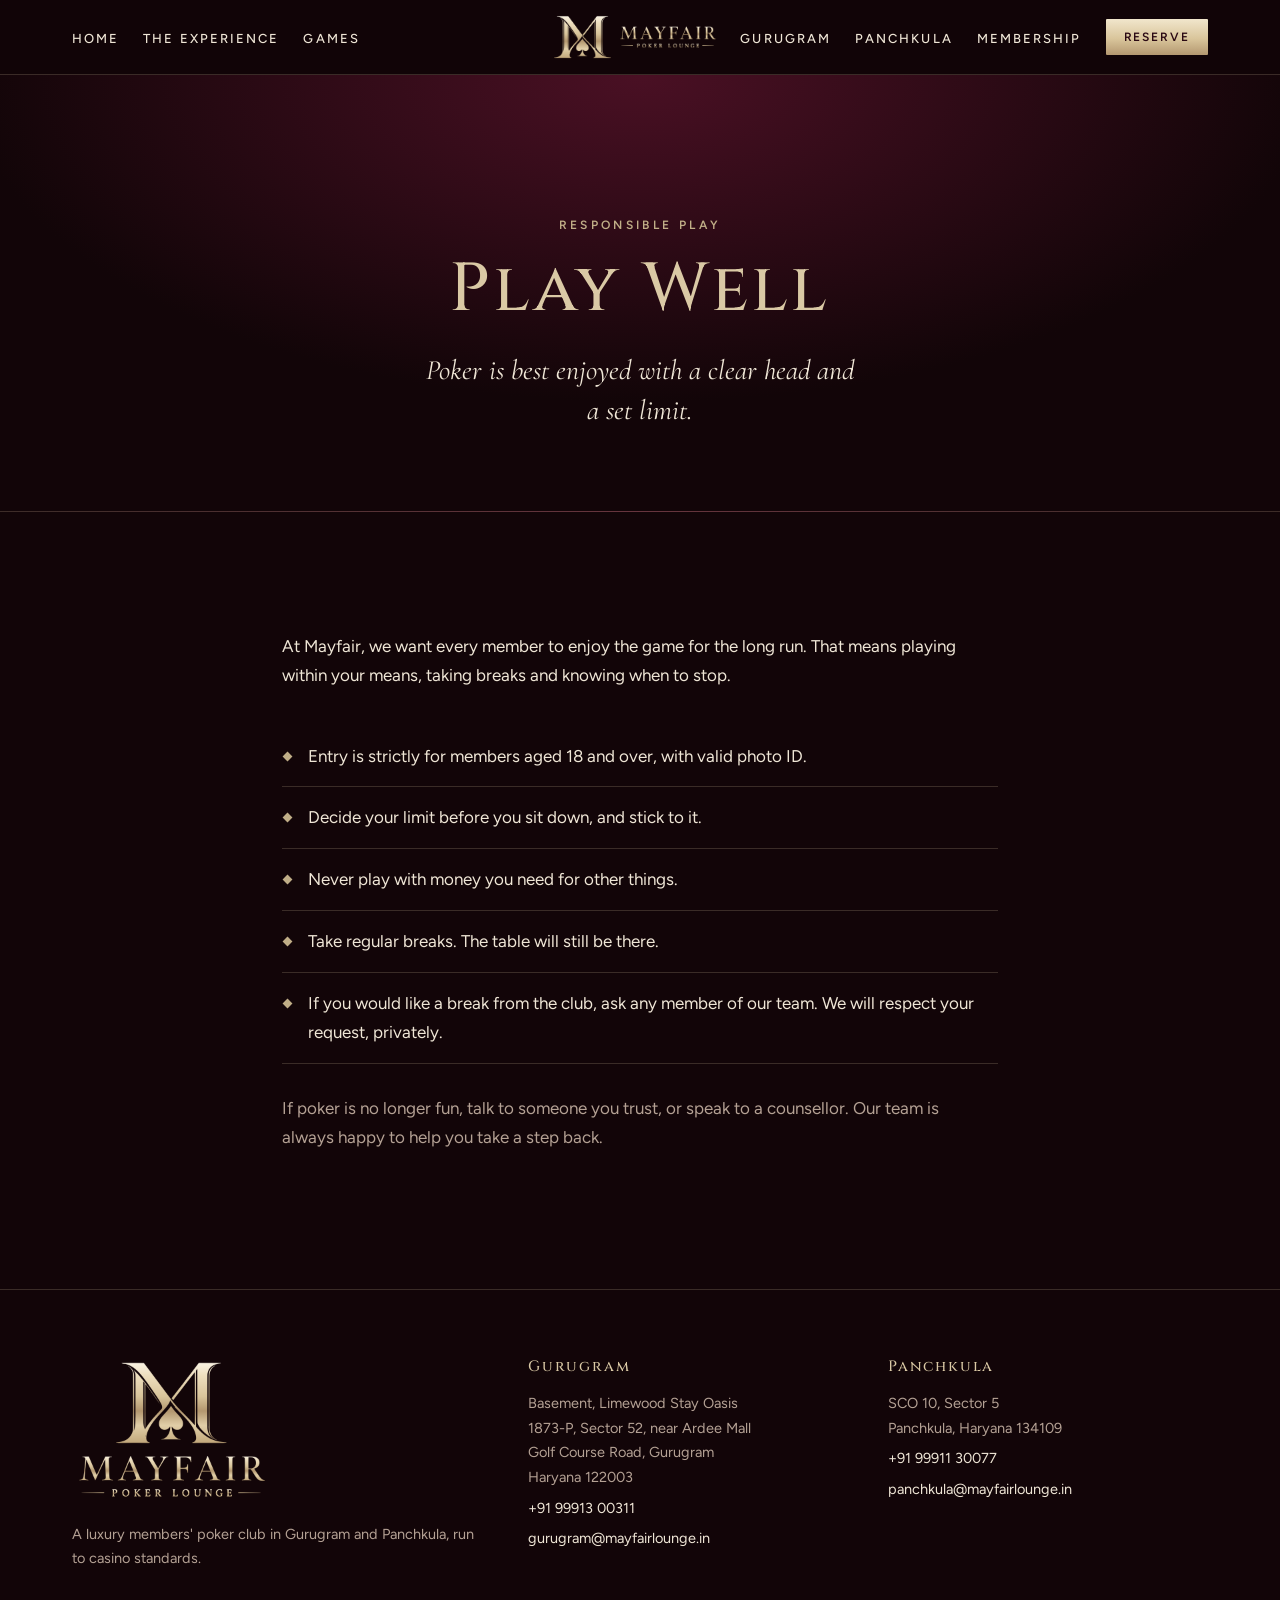
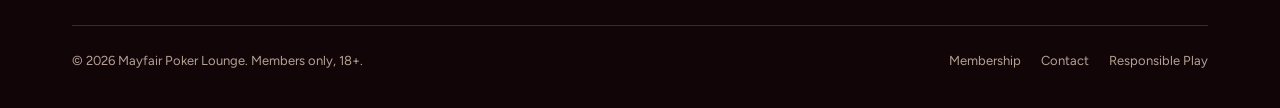
<file: responsible-play.html>
<!doctype html>
<html lang="en">
<head>
<meta charset="utf-8">
<meta name="viewport" content="width=device-width, initial-scale=1, viewport-fit=cover">
<title>Responsible Play | Mayfair Poker Lounge</title>
<meta name="description" content="Mayfair Poker Lounge&#x27;s commitment to responsible play.">
<meta name="theme-color" content="#2A0813">
<meta property="og:title" content="Responsible Play | Mayfair Poker Lounge">
<meta property="og:description" content="Mayfair Poker Lounge&#x27;s commitment to responsible play.">
<meta property="og:image" content="https://www.mayfairlounge.in/assets/share-image.jpg">
<meta property="og:url" content="https://www.mayfairlounge.in/responsible-play.html">
<link rel="canonical" href="https://www.mayfairlounge.in/responsible-play.html">
<link rel="icon" href="favicon.ico" sizes="48x48">
<link rel="icon" type="image/png" sizes="192x192" href="assets/favicon-192.png">
<link rel="icon" type="image/png" sizes="96x96" href="assets/favicon-96.png">
<link rel="icon" type="image/png" sizes="48x48" href="assets/favicon-48.png">
<link rel="apple-touch-icon" href="assets/apple-touch-icon.png">
<link rel="preconnect" href="https://fonts.googleapis.com"><link rel="preconnect" href="https://fonts.gstatic.com" crossorigin><link rel="stylesheet" href="https://fonts.googleapis.com/css2?family=Cinzel:wght@500;600&family=Cormorant+Garamond:ital,wght@1,500&family=Figtree:wght@400;500;600&display=swap">
<link rel="stylesheet" href="assets/site.css">

</head>
<body>
<a class="skip-link" href="#main">Skip to content</a>
<header class="site-head">
  <div class="wrap head-row">
    <ul class="nav-l"><li><a href="index.html">Home</a></li><li><a href="experience.html">The Experience</a></li><li><a href="games.html">Games</a></li></ul>
    <a class="logo-link" href="index.html" aria-label="Mayfair Poker Lounge home"><img src="assets/logo-horizontal.png" alt="Mayfair Poker Lounge"></a>
    <ul class="nav-r"><li><a href="gurugram.html">Gurugram</a></li><li><a href="panchkula.html">Panchkula</a></li><li><a href="membership.html">Membership</a></li><li><a class="btn btn-gold btn-sm" href="contact.html">Reserve</a></li></ul>
    <button class="menu-btn" id="menu-btn" aria-expanded="false" aria-controls="mobile-nav">Menu</button>
  </div>
  <nav class="mobile-nav" id="mobile-nav" aria-label="Mobile"><ul><li><a href="index.html">Home</a></li><li><a href="experience.html">The Experience</a></li><li><a href="games.html">Games</a></li><li><a href="gurugram.html">Gurugram</a></li><li><a href="panchkula.html">Panchkula</a></li><li><a href="membership.html">Membership</a></li><li><a href="contact.html">Contact & Reserve</a></li></ul></nav>
</header>
<main id="main">
<section class="page-hero"><div class="wrap"><p class="eyebrow">Responsible Play</p><h1>Play Well</h1><p class="lede">Poker is best enjoyed with a clear head and a set limit.</p></div></section>
<section><div class="wrap narrow">
  <!-- EDIT: have this page reviewed by your lawyer -->
  <p>At Mayfair, we want every member to enjoy the game for the long run. That means playing within your means, taking breaks and knowing when to stop.</p>
  <ul class="rules" style="grid-template-columns:1fr">
    <li>Entry is strictly for members aged 18 and over, with valid photo ID.</li>
    <li>Decide your limit before you sit down, and stick to it.</li>
    <li>Never play with money you need for other things.</li>
    <li>Take regular breaks. The table will still be there.</li>
    <li>If you would like a break from the club, ask any member of our team. We will respect your request, privately.</li>
  </ul>
  <p style="margin-top:30px" class="muted">If poker is no longer fun, talk to someone you trust, or speak to a counsellor. Our team is always happy to help you take a step back.</p>
</div></section></main>
<footer class="site-foot">
  <div class="wrap">
    <div class="foot-grid">
      <div><img src="assets/logo-stacked.png" alt="Mayfair Poker Lounge"><p style="margin-top:18px">A luxury members' poker club in Gurugram and Panchkula, run to casino standards.</p></div>
      <div><h4>Gurugram</h4><p>Basement, Limewood Stay Oasis<br>1873-P, Sector 52, near Ardee Mall<br>Golf Course Road, Gurugram<br>Haryana 122003</p><p><a href="tel:+919991300311">+91 99913 00311</a></p><p><a href="mailto:gurugram@mayfairlounge.in">gurugram@mayfairlounge.in</a></p></div>
      <div><h4>Panchkula</h4><p>SCO 10, Sector 5<br>Panchkula, Haryana 134109</p><p><a href="tel:+919991130077">+91 99911 30077</a></p><p><a href="mailto:panchkula@mayfairlounge.in">panchkula@mayfairlounge.in</a></p></div>
    </div>
    <div class="foot-base">
      <span>&copy; <span id="year">2026</span> Mayfair Poker Lounge. Members only, 18+.</span>
      <nav aria-label="Footer"><a href="membership.html">Membership</a><a href="contact.html">Contact</a><a href="responsible-play.html">Responsible Play</a></nav>
    </div>
  </div>
</footer>
<script src="assets/site.js" defer></script>
</body>
</html>
</file>
<file: assets/site.css>
/* Layout: luxury editorial. Full-bleed image hero inside a thin gold frame, centred-logo navigation, generous dark wine sections divided by gold hairlines and a monogram ornament. Single committed dark look. */
:root{
  --ink:#120508; --ink-2:#1A080D; --panel:#210B12; --wine:#63162E; --wine-deep:#2A0813;
  --gold:#DAC9A5; --gold-2:#C0AE87; --gold-hi:#F1E6CC; --cream:#EFE6D6; --muted:#B4A194; --line:rgba(218,201,165,.20);
  --display:'Cinzel','Trajan Pro',Georgia,serif; --serif:'Cormorant Garamond',Georgia,serif; --sans:'Figtree','Helvetica Neue',Arial,sans-serif;
  color-scheme:dark;
}
*{box-sizing:border-box}
html{scroll-behavior:smooth}
body{margin:0;background:var(--ink);color:var(--cream);font-family:var(--sans);font-size:17px;line-height:1.7;-webkit-font-smoothing:antialiased}
img{max-width:100%;height:auto;display:block}
a{color:var(--gold)}
a:focus-visible,button:focus-visible{outline:2px solid var(--gold);outline-offset:3px}
.wrap{max-width:1180px;margin:0 auto;padding-inline:22px}
.narrow{max-width:760px}
.eyebrow{font-size:12px;font-weight:600;letter-spacing:.28em;text-transform:uppercase;color:var(--gold-2);margin:0 0 16px}
h1,h2,h3{font-family:var(--display);font-weight:500;letter-spacing:.05em;color:var(--gold);margin:0;text-wrap:balance;line-height:1.15}
h1{font-size:clamp(36px,6vw,68px)}
h2{font-size:clamp(28px,4vw,44px)}
h3{font-size:19px;letter-spacing:.09em}
.serif{font-family:var(--serif);font-style:italic;font-weight:500}
.lede{font-family:var(--serif);font-style:italic;font-size:clamp(22px,2.4vw,28px);line-height:1.45;color:var(--cream);max-width:36ch;margin:20px 0 0}
p{margin:0 0 1em;max-width:64ch}
.muted{color:var(--muted)}
.center{text-align:center}.center p,.center .lede{margin-inline:auto}

/* ornament */
.orn{display:flex;align-items:center;justify-content:center;gap:18px;padding-block:8px}
.orn span{height:1px;flex:0 1 160px;background:linear-gradient(90deg,transparent,var(--gold-2))}
.orn span:last-child{background:linear-gradient(90deg,var(--gold-2),transparent)}
.orn img{width:30px;opacity:.9}

/* header */
.site-head{position:sticky;top:env(safe-area-inset-top,0px);z-index:30;background:rgba(18,5,8,.92);backdrop-filter:blur(12px);-webkit-backdrop-filter:blur(12px);border-bottom:1px solid var(--line);transition:background .3s}
.home .site-head{position:fixed;left:0;right:0;background:transparent;border-bottom-color:transparent}
.home .site-head.solid{background:rgba(18,5,8,.94);border-bottom-color:var(--line)}
.head-row{display:grid;grid-template-columns:1fr auto 1fr;align-items:center;gap:20px;padding-block:14px}
.nav-l,.nav-r{display:flex;gap:24px;list-style:none;margin:0;padding:0;white-space:nowrap}
.nav-r{justify-content:flex-end;align-items:center}
.nav-l a,.nav-r a:not(.btn){color:var(--cream);text-decoration:none;font-size:13px;font-weight:500;letter-spacing:.16em;text-transform:uppercase}
.nav-l a:hover,.nav-r a:not(.btn):hover,.nav-l a[aria-current],.nav-r a[aria-current]{color:var(--gold)}
.logo-link{display:block}
.logo-link img{height:46px;width:auto}
.menu-btn{display:none;justify-self:end;background:none;border:1px solid var(--line);color:var(--gold);font:600 12px var(--sans);letter-spacing:.18em;text-transform:uppercase;padding:10px 14px;cursor:pointer}
.mobile-nav{display:none}
@media (max-width:1120px){
  .head-row{grid-template-columns:auto 1fr auto}
  .nav-l,.nav-r{display:none}
  .logo-link{grid-column:1}
  .menu-btn{display:block;grid-column:3}
  .mobile-nav.open{display:block;border-top:1px solid var(--line);background:var(--ink-2)}
  .mobile-nav ul{list-style:none;margin:0;padding:6px 0}
  .mobile-nav a{display:block;padding:14px 22px;color:var(--cream);text-decoration:none;letter-spacing:.14em;text-transform:uppercase;font-size:13px}
  .mobile-nav a[aria-current]{color:var(--gold)}
}

/* buttons */
.btn{display:inline-flex;align-items:center;justify-content:center;gap:10px;font:600 13px/1 var(--sans);letter-spacing:.16em;text-transform:uppercase;text-decoration:none;padding:16px 26px;border-radius:1px;transition:background .25s,color .25s,border-color .25s;white-space:nowrap}
.btn-gold{background:linear-gradient(180deg,var(--gold-hi),#D9C59B 55%,#B49870);color:var(--wine-deep)}
.btn-gold:hover{background:linear-gradient(180deg,#FBF4E4,#E2D0A9 55%,#C3A97C)}
.btn-line{border:1px solid var(--gold-2);color:var(--gold)}
.btn-line:hover{background:rgba(218,201,165,.09)}
.btn-sm{padding:12px 18px;font-size:12px}
.ctas{display:flex;flex-wrap:wrap;gap:14px;margin-top:34px}
.center .ctas{justify-content:center}

/* home hero */
.hero{position:relative;min-height:min(100svh,940px);display:grid;place-items:center;overflow:hidden;text-align:center;isolation:isolate}
.hero-bg{position:absolute;inset:-24px;z-index:-2;background-position:center 40%;background-size:cover;background-repeat:no-repeat;opacity:.16;filter:blur(5px) saturate(.6)}
.hero-bg.anim{animation:drift 22s ease-in-out infinite alternate}
@keyframes drift{from{transform:scale(1.04)}to{transform:scale(1.12) translateY(-1.5%)}}
.hero{background:#2A0813}
.hero::before{content:"";position:absolute;inset:0;z-index:-1;background:radial-gradient(ellipse 72% 70% at 50.5% 48.6%,rgba(99,22,46,.72),rgba(42,8,19,.94) 72%,#1c050d)}
.hero::after{content:"";position:absolute;inset:clamp(12px,2.2vw,28px);border:1px solid rgba(218,201,165,.38);pointer-events:none}
.hero-inner{padding:150px 22px 110px;max-width:900px}
.hero-logo{width:min(400px,72vw);margin:0 auto}
.hero .lede{margin:30px auto 0;text-align:center;max-width:none}
.hero .sub{margin:14px auto 0;color:var(--muted);letter-spacing:.24em;text-transform:uppercase;font-size:13px}
.fade-up{animation:fadeUp 1.2s cubic-bezier(.2,.7,.2,1) both}
.d2{animation-delay:.25s}.d3{animation-delay:.5s}.d4{animation-delay:.75s}
@keyframes fadeUp{from{opacity:.001;transform:translateY(14px)}to{opacity:1;transform:none}}
.scroll-cue{position:absolute;bottom:48px;left:50%;transform:translateX(-50%);font-size:11px;letter-spacing:.3em;color:var(--gold-2);text-transform:uppercase;text-decoration:none}

/* page hero (inner pages) */
.page-hero{background:radial-gradient(ellipse 70% 100% at 50% 0%,#4a1024,var(--ink) 75%);padding-block:clamp(80px,11vw,140px) clamp(48px,7vw,80px);text-align:center;border-bottom:1px solid var(--line)}
.page-hero p,.page-hero .lede{margin-inline:auto;text-align:center}

section{padding-block:clamp(72px,10vw,120px)}
.band{background:var(--ink-2);border-block:1px solid var(--line)}
.split{display:grid;grid-template-columns:1fr 1fr;gap:clamp(32px,6vw,80px);align-items:center}
.split>*{min-width:0}
.split.rev>:first-child{order:2}
@media (max-width:880px){.split{grid-template-columns:1fr}.split.rev>:first-child{order:0}}
.frame{position:relative;margin:0}
.frame img{width:100%}
.frame::after{content:"";position:absolute;inset:12px;border:1px solid rgba(218,201,165,.4);pointer-events:none}
.caption{font-size:13px;color:var(--muted);margin-top:12px;letter-spacing:.02em}

/* statement */
.statement{font-family:var(--serif);font-style:italic;font-size:clamp(26px,3.4vw,40px);line-height:1.35;color:var(--cream);max-width:26ch;margin:0 auto;text-wrap:balance}

/* club cards */
.club-grid{display:grid;grid-template-columns:repeat(auto-fit,minmax(320px,1fr));gap:26px;margin-top:48px}
.club-card{position:relative;overflow:hidden;background:radial-gradient(ellipse 90% 80% at 80% 0%,rgba(99,22,46,.55),transparent 70%),var(--panel);border:1px solid var(--line);padding:clamp(30px,4vw,48px);display:grid;gap:16px;text-decoration:none;color:inherit;transition:border-color .3s,transform .3s}
.club-card:hover{border-color:rgba(218,201,165,.55);transform:translateY(-3px)}
.club-card .mark{position:absolute;right:-30px;bottom:-40px;width:230px;opacity:.07;pointer-events:none}
.club-card .city{font-family:var(--display);font-size:clamp(30px,3.6vw,44px);letter-spacing:.08em;color:var(--gold);line-height:1.05}
.club-card .where{font-family:var(--serif);font-style:italic;font-size:21px;color:var(--cream)}
.club-card .more{font-size:12px;font-weight:600;letter-spacing:.2em;text-transform:uppercase;color:var(--gold-2);margin-top:6px}

/* pillars */
.pillars{display:grid;grid-template-columns:repeat(4,1fr);gap:1px;background:var(--line);border:1px solid var(--line);margin-top:52px}
.pillar{background:var(--ink);padding:34px 28px}
.pillar .dia{width:9px;height:9px;transform:rotate(45deg);background:var(--gold-2);margin-bottom:20px}
.pillar h3{margin-bottom:10px}
.pillar p{color:var(--muted);margin:0;font-size:15.5px}

/* details list (club pages) */
.details{display:grid;grid-template-columns:auto 1fr;gap:16px 28px;margin:30px 0 0;padding:28px 0 0;border-top:1px solid var(--line)}
.details dt{font-size:12px;font-weight:600;letter-spacing:.2em;text-transform:uppercase;color:var(--gold-2);padding-top:4px}
.details dd{margin:0;color:var(--cream)}
.details a{color:var(--cream);text-decoration:none;border-bottom:1px solid var(--line)}
.details a:hover{color:var(--gold)}
.photo-soon{aspect-ratio:4/3;max-width:100%;display:grid;place-items:center;text-align:center;background:radial-gradient(ellipse at 50% 40%,var(--wine),var(--wine-deep) 70%);border:1px solid var(--line);padding:24px}
.photo-soon img{width:90px;margin:0 auto 14px}

/* games */
.games{display:grid;grid-template-columns:repeat(auto-fit,minmax(250px,1fr));gap:28px;margin-top:48px}
.game{border-top:1px solid var(--gold-2);padding-top:24px}
.game .tag{font-size:11px;font-weight:600;letter-spacing:.24em;text-transform:uppercase;color:var(--gold-2)}
.game h3{margin:10px 0 10px;font-size:22px}
.game p{color:var(--muted);font-size:15.5px}

/* steps */
.steps{list-style:none;padding:0;margin:48px 0 0;display:grid;grid-template-columns:repeat(auto-fit,minmax(240px,1fr));gap:24px;counter-reset:s}
.steps li{counter-increment:s;padding:30px 26px;border:1px solid var(--line);background:var(--ink-2)}
.steps li::before{content:counter(s);display:grid;place-items:center;width:40px;height:40px;border:1px solid var(--gold-2);border-radius:50%;font-family:var(--display);color:var(--gold);margin-bottom:18px}
.steps h3{margin-bottom:8px}
.steps p{color:var(--muted);margin:0;font-size:15.5px}

/* rules + faq */
.rules{list-style:none;padding:0;margin:36px 0 0;display:grid;grid-template-columns:repeat(auto-fit,minmax(280px,1fr));gap:0 40px}
.rules li{padding:16px 0 16px 26px;border-bottom:1px solid var(--line);position:relative}
.rules li::before{content:"";position:absolute;left:2px;top:27px;width:7px;height:7px;transform:rotate(45deg);background:var(--gold-2)}
.faq{margin-top:36px;border-top:1px solid var(--line)}
.faq details{border-bottom:1px solid var(--line)}
.faq summary{cursor:pointer;list-style:none;padding:22px 40px 22px 0;position:relative;font-family:var(--display);font-size:18px;letter-spacing:.05em;color:var(--gold)}
.faq summary::-webkit-details-marker{display:none}
.faq summary::after{content:"+";position:absolute;right:6px;top:18px;font-family:var(--sans);font-size:24px;color:var(--gold-2);transition:transform .25s}
.faq details[open] summary::after{transform:rotate(45deg)}
.faq details p{color:var(--muted);padding-bottom:22px;margin:0}

/* contact cards */
.contact-grid{display:grid;grid-template-columns:repeat(auto-fit,minmax(320px,1fr));gap:26px;margin-top:48px}
.contact-card{border:1px solid var(--line);background:var(--panel);padding:clamp(28px,4vw,44px)}
.contact-card .city{font-family:var(--display);font-size:30px;letter-spacing:.08em;color:var(--gold)}

/* cta band */
.cta-band{text-align:center;background:radial-gradient(ellipse 70% 120% at 50% 100%,#4a1024,var(--ink) 70%);border-top:1px solid var(--line)}

/* footer */
.site-foot{border-top:1px solid var(--line);padding-block:64px 36px;background:var(--ink)}
.foot-grid{display:grid;grid-template-columns:1.3fr 1fr 1fr;gap:40px}
.foot-grid>*{min-width:0}
@media (max-width:820px){.foot-grid{grid-template-columns:1fr}}
.foot-grid img{width:200px}
.foot-grid h4{font-family:var(--display);font-weight:500;color:var(--gold);letter-spacing:.12em;font-size:15px;margin:0 0 12px}
.foot-grid p{font-size:14.5px;color:var(--muted);margin:0 0 6px}
.foot-grid a{color:var(--cream);text-decoration:none}
.foot-grid a:hover{color:var(--gold)}
.foot-base{display:flex;flex-wrap:wrap;justify-content:space-between;gap:14px;margin-top:48px;padding-top:24px;border-top:1px solid var(--line);font-size:13px;color:var(--muted)}
.foot-base nav{display:flex;flex-wrap:wrap;gap:20px}
.foot-base a{color:var(--muted);text-decoration:none}
.foot-base a:hover{color:var(--gold)}

@media (prefers-reduced-motion:reduce){html{scroll-behavior:auto}.hero-bg.anim,.fade-up{animation:none}.club-card{transition:none}}

/* club cards: actions */
.club-card .city a{color:inherit;text-decoration:none}
.club-card .city a::after{content:"";position:absolute;inset:0;z-index:0}
.club-card .addr{font-size:14.5px;color:var(--muted);max-width:40ch}
.card-actions{position:relative;z-index:1;display:flex;flex-wrap:wrap;gap:10px;margin-top:10px}
/* offerings */
.offers{display:grid;grid-template-columns:repeat(4,1fr);gap:22px;margin-top:52px}
@media (max-width:1060px){.offers{grid-template-columns:repeat(2,1fr)}}
@media (max-width:560px){.offers{grid-template-columns:1fr}}
.offer{display:grid;gap:10px;align-content:start;padding:32px 28px;border:1px solid var(--line);background:linear-gradient(180deg,var(--panel),var(--ink-2));text-decoration:none;color:inherit;transition:border-color .3s,transform .3s}
.offer:hover{border-color:rgba(218,201,165,.55);transform:translateY(-3px)}
.offer .dia{width:9px;height:9px;transform:rotate(45deg);background:var(--gold-2);margin-bottom:8px}
.offer p{color:var(--muted);margin:0;font-size:15.5px}
.offer .more{font-size:12px;font-weight:600;letter-spacing:.2em;text-transform:uppercase;color:var(--gold-2);margin-top:6px}
/* skip link */
.skip-link{position:absolute;left:-9999px;top:8px;z-index:100;background:var(--gold);color:var(--wine-deep);padding:10px 16px;font-weight:600}
.skip-link:focus{left:12px}
/* mobile quick-action bar on club pages */
.action-bar{display:none}
@media (max-width:760px){
  .action-bar{display:grid;grid-template-columns:1fr 1.3fr 1fr;position:fixed;left:0;right:0;bottom:0;z-index:40;background:rgba(18,5,8,.96);border-top:1px solid var(--line);padding-bottom:env(safe-area-inset-bottom,0px);backdrop-filter:blur(10px);-webkit-backdrop-filter:blur(10px)}
  .action-bar a{display:flex;align-items:center;justify-content:center;min-height:56px;color:var(--gold);text-decoration:none;font:600 12px var(--sans);letter-spacing:.16em;text-transform:uppercase;border-left:1px solid var(--line)}
  .action-bar a:first-child{border-left:0}
  .action-bar a.primary{background:linear-gradient(180deg,var(--gold-hi),#D9C59B 55%,#B49870);color:var(--wine-deep)}
  body.club{padding-bottom:calc(56px + env(safe-area-inset-bottom,0px))}
}
@media (prefers-reduced-motion:reduce){.offer{transition:none}}
@media (max-width:1060px){.pillars{grid-template-columns:repeat(2,1fr)}}
@media (max-width:560px){.pillars{grid-template-columns:1fr}}
section[id]{scroll-margin-top:72px}
.hero-h1{margin:0;font-size:inherit;line-height:0}

.h1-pre{display:block;font-size:.42em;letter-spacing:.2em;color:var(--muted);margin-bottom:.35em}
</file>
